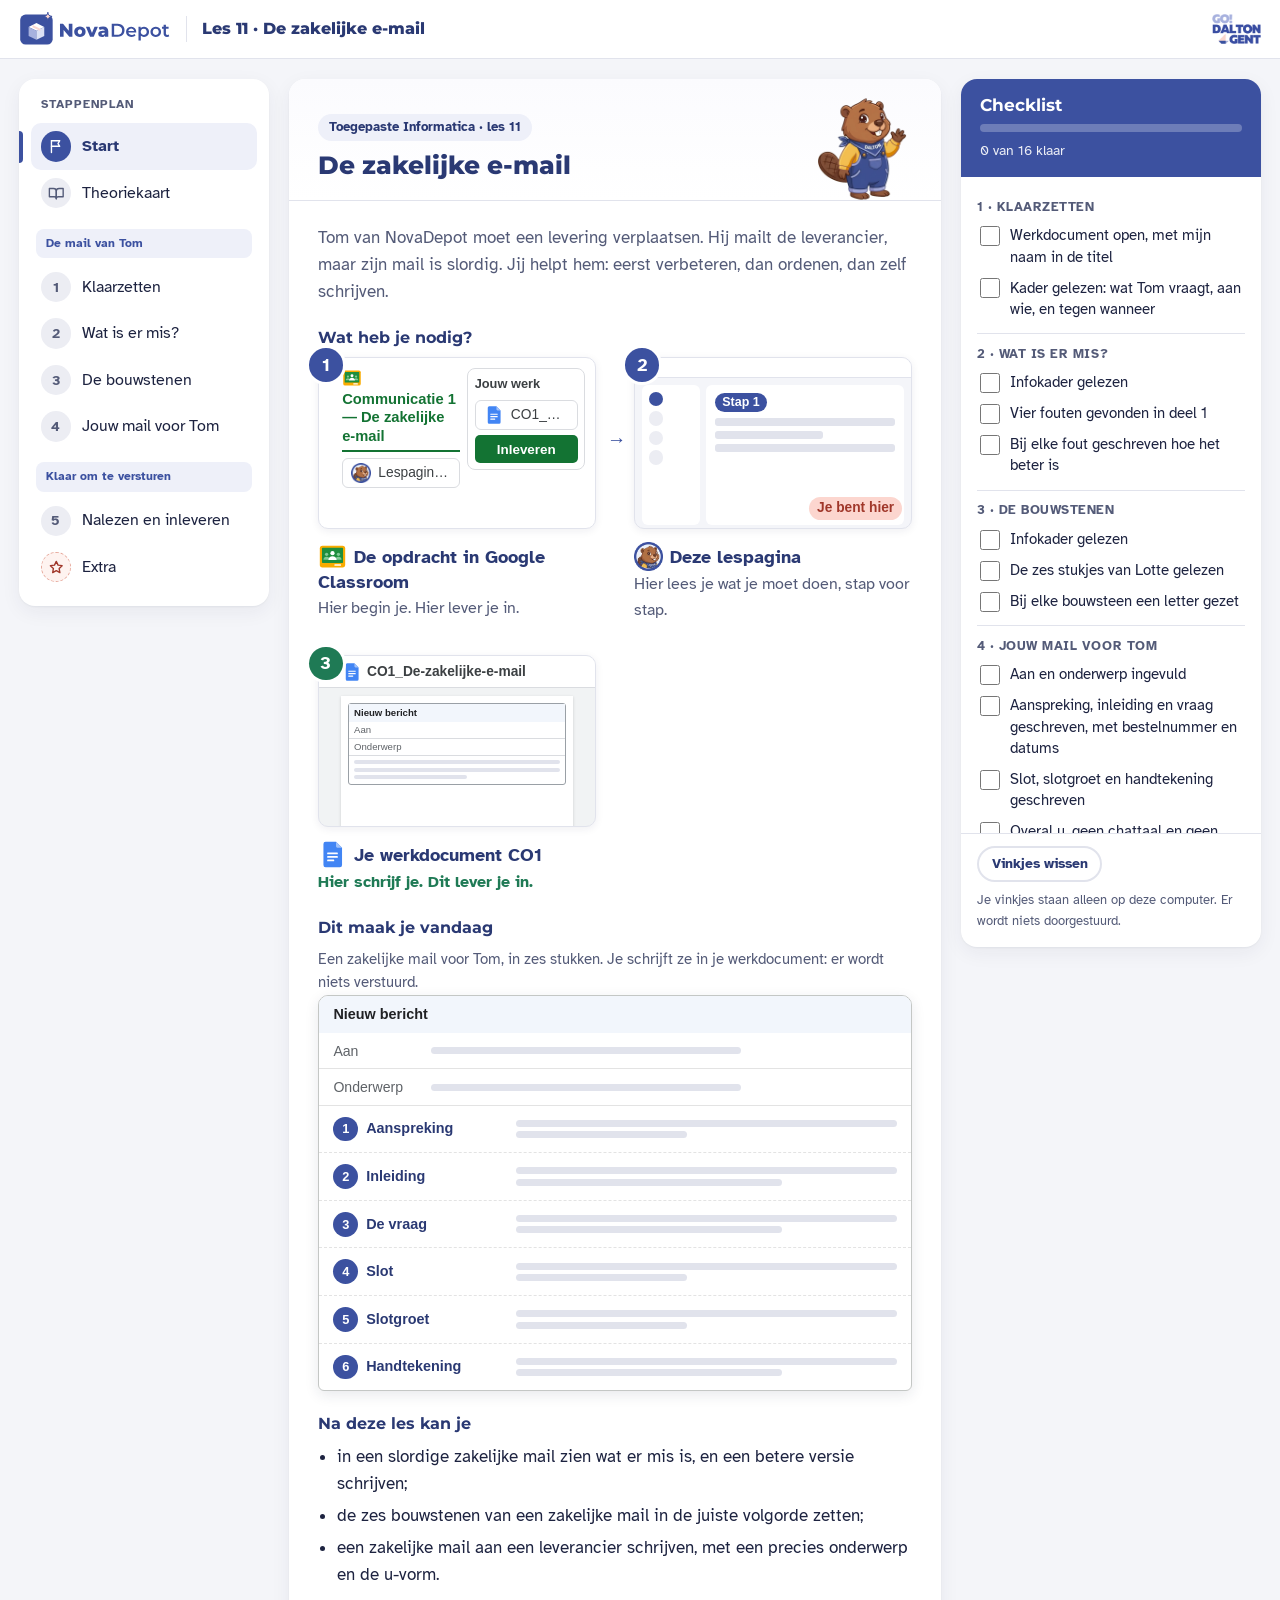
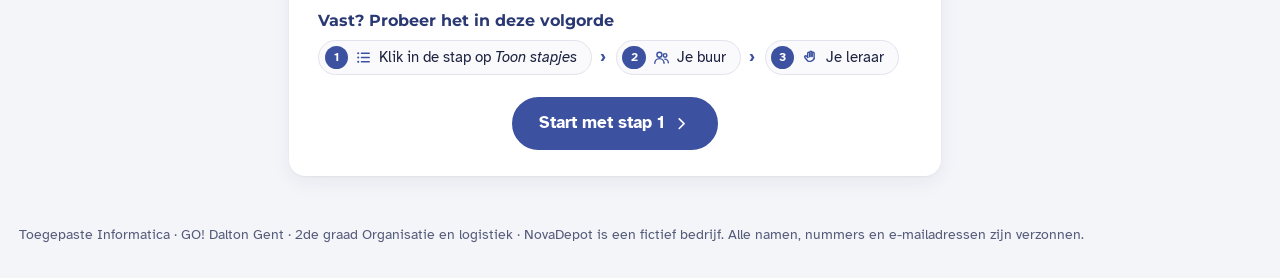
<file: index.html>
<!DOCTYPE html>
<html lang="nl-BE">
<head>
  <meta charset="UTF-8">
  <meta name="viewport" content="width=device-width, initial-scale=1">
  <title>Lespagina · Les 11 · De zakelijke e-mail · NovaDepot</title>
  <link rel="icon" href="assets/logos/lespagina-icon.png" type="image/png">
  <link rel="stylesheet" href="css/style.css">
</head>
<body data-storage="novadepot_mail_v1_" data-modus-start="kort" data-laatste-stap="5" data-ai-hulp="uit">

<!-- Pictogrammen: eenvoudige lijntekeningen, eigen werk. Gebruik: een svg met class "ic" en daarin use met href naar het symbool. -->
<svg xmlns="http://www.w3.org/2000/svg" style="display:none">
  <symbol id="i-flag" viewBox="0 0 24 24"><path d="M5 21V4"/><path d="M5 4h12l-2.5 4 2.5 4H5"/></symbol>
  <symbol id="i-book" viewBox="0 0 24 24"><path d="M2 5h6a4 4 0 0 1 4 4v11a3 3 0 0 0-3-3H2z"/><path d="M22 5h-6a4 4 0 0 0-4 4v11a3 3 0 0 1 3-3h7z"/></symbol>
  <symbol id="i-check" viewBox="0 0 24 24"><path d="M5 12.5l4.5 4.5L19 7.5"/></symbol>
  <symbol id="i-check-circle" viewBox="0 0 24 24"><circle cx="12" cy="12" r="9"/><path d="M8 12.5l2.7 2.7L16 10"/></symbol>
  <symbol id="i-list" viewBox="0 0 24 24"><path d="M9 6h11M9 12h11M9 18h11"/><path d="M4.5 6h.01M4.5 12h.01M4.5 18h.01" stroke-width="3"/></symbol>
  <symbol id="i-bulb" viewBox="0 0 24 24"><path d="M9 18h6M10 21h4"/><path d="M12 3a6 6 0 0 0-4 10.5c.7.7 1 1.5 1 2.5h6c0-1 .3-1.8 1-2.5A6 6 0 0 0 12 3z"/></symbol>
  <symbol id="i-alert" viewBox="0 0 24 24"><path d="M12 3.5l9.5 17h-19z"/><path d="M12 10v4.5M12 17.5h.01"/></symbol>
  <symbol id="i-help" viewBox="0 0 24 24"><circle cx="12" cy="12" r="9"/><path d="M9.6 9.3a2.5 2.5 0 1 1 3.4 2.5c-.6.3-1 .8-1 1.5v.4M12 17h.01"/></symbol>
  <symbol id="i-monitor" viewBox="0 0 24 24"><rect x="3" y="4" width="18" height="12" rx="2"/><path d="M8 20h8M12 16v4"/></symbol>
  <symbol id="i-folder" viewBox="0 0 24 24"><path d="M3 6.5A1.5 1.5 0 0 1 4.5 5H9l2 2h8.5A1.5 1.5 0 0 1 21 8.5v10a1.5 1.5 0 0 1-1.5 1.5h-15A1.5 1.5 0 0 1 3 18.5z"/></symbol>
  <symbol id="i-doc" viewBox="0 0 24 24"><path d="M6 3h8l4 4v14H6z"/><path d="M14 3v4h4M9 12h6M9 16h6"/></symbol>
  <symbol id="i-download" viewBox="0 0 24 24"><path d="M12 3v12M7 10l5 5 5-5M4 20h16"/></symbol>
  <symbol id="i-send" viewBox="0 0 24 24"><path d="M12 15V3M7 8l5-5 5 5"/><path d="M4 14v6h16v-6"/></symbol>
  <symbol id="i-pen" viewBox="0 0 24 24"><path d="M4 20h4L19 9l-4-4L4 16z"/><path d="M13 7l4 4"/></symbol>
  <symbol id="i-layers" viewBox="0 0 24 24"><path d="M12 3l9 5-9 5-9-5z"/><path d="M3 13l9 5 9-5"/></symbol>
  <symbol id="i-chat" viewBox="0 0 24 24"><path d="M4 5h16v11H9l-5 4z"/></symbol>
  <symbol id="i-star" viewBox="0 0 24 24"><path d="M12 3.5l2.6 5.4 5.9.8-4.3 4.1 1 5.9L12 16.9l-5.2 2.8 1-5.9-4.3-4.1 5.9-.8z"/></symbol>
  <symbol id="i-link" viewBox="0 0 24 24"><path d="M10 14a4 4 0 0 0 5.7 0l3-3a4 4 0 0 0-5.7-5.7l-1 1"/><path d="M14 10a4 4 0 0 0-5.7 0l-3 3a4 4 0 0 0 5.7 5.7l1-1"/></symbol>
  <symbol id="i-spark" viewBox="0 0 24 24"><path d="M11 3l1.9 5.1L18 10l-5.1 1.9L11 17l-1.9-5.1L4 10l5.1-1.9z"/><path d="M18.5 14.5l.8 2.2 2.2.8-2.2.8-.8 2.2-.8-2.2-2.2-.8 2.2-.8z"/></symbol>
  <symbol id="i-hand" viewBox="0 0 24 24"><path d="M8 12V6a1.5 1.5 0 0 1 3 0v5"/><path d="M11 10.5V4.5a1.5 1.5 0 0 1 3 0v6"/><path d="M14 10.5V6a1.5 1.5 0 0 1 3 0v7.5"/><path d="M8 11.5l-1.5-1.5a1.6 1.6 0 0 0-2.3 2.3l3.6 4.2A6.5 6.5 0 0 0 17 13.5"/></symbol>
  <symbol id="i-users" viewBox="0 0 24 24"><circle cx="9" cy="8" r="3.5"/><path d="M2.5 20a6.5 6.5 0 0 1 13 0"/><circle cx="17" cy="9" r="2.5"/><path d="M16.5 14.2a5 5 0 0 1 5 5"/></symbol>
  <symbol id="i-left" viewBox="0 0 24 24"><path d="M15 6l-6 6 6 6"/></symbol>
  <symbol id="i-right" viewBox="0 0 24 24"><path d="M9 6l6 6-6 6"/></symbol>
  <symbol id="i-calendar" viewBox="0 0 24 24"><rect x="3.5" y="5" width="17" height="15" rx="2"/><path d="M8 3v4M16 3v4M3.5 10h17"/></symbol>
  <symbol id="i-hash" viewBox="0 0 24 24"><path d="M9.5 4L7.5 20M16.5 4l-2 16M4 9h16M3.5 15h16"/></symbol>
  <symbol id="i-sort" viewBox="0 0 24 24"><path d="M4 7h9M4 12h6M4 17h3"/><path d="M17 5v14M14 16l3 3 3-3"/></symbol>
  <symbol id="i-info" viewBox="0 0 24 24"><circle cx="12" cy="12" r="9"/><path d="M12 11v5.5M12 7.6h.01"/></symbol>
  <symbol id="i-lock" viewBox="0 0 24 24"><rect x="5" y="11" width="14" height="9" rx="2"/><path d="M8 11V8a4 4 0 0 1 8 0v3"/></symbol>
  <symbol id="i-mail" viewBox="0 0 24 24"><rect x="3" y="5" width="18" height="14" rx="2"/><path d="M3.5 7l8.5 6 8.5-6"/></symbol>
</svg>

<div class="teacher-banner">Leraarweergave: de roze kaders tonen waar je een screenshot kan plaatsen. Leerlingen zien die kaders niet.</div>

<header class="topbar">
  <div class="topbar-inner">
    <a class="brand" href="index.html" title="Naar het begin van de les">
      <img src="assets/novadepot-logo.svg" alt="NovaDepot">
      <span class="brand-lesson">Les 11 · De zakelijke e-mail</span>
    </a>
    <span class="topbar-spacer"></span>
    <img class="dalton-mark" src="assets/dalton-gent-logo.png" alt="GO! Dalton Gent">
  </div>
</header>

<div class="layout">

  <!-- ============ LINKS: de route ============ -->
  <nav class="route" aria-label="Stappenplan">
    <p class="route-title">Stappenplan</p>
    <button class="nav-btn" type="button" data-step="start"><span class="nav-num"><svg class="ic" aria-hidden="true"><use href="#i-flag"/></svg></span><span class="nav-lbl">Start</span></button>
    <button class="nav-btn" type="button" data-step="theorie"><span class="nav-num"><svg class="ic" aria-hidden="true"><use href="#i-book"/></svg></span><span class="nav-lbl">Theoriekaart</span></button>

    <p class="route-group">De mail van Tom</p>
    <button class="nav-btn" type="button" data-step="1"><span class="nav-num"><span class="nav-n">1</span><svg class="ic nav-check" aria-hidden="true"><use href="#i-check"/></svg></span><span class="nav-lbl">Klaarzetten</span></button>
    <button class="nav-btn" type="button" data-step="2"><span class="nav-num"><span class="nav-n">2</span><svg class="ic nav-check" aria-hidden="true"><use href="#i-check"/></svg></span><span class="nav-lbl">Wat is er mis?</span></button>
    <button class="nav-btn" type="button" data-step="3"><span class="nav-num"><span class="nav-n">3</span><svg class="ic nav-check" aria-hidden="true"><use href="#i-check"/></svg></span><span class="nav-lbl">De bouwstenen</span></button>
    <button class="nav-btn" type="button" data-step="4"><span class="nav-num"><span class="nav-n">4</span><svg class="ic nav-check" aria-hidden="true"><use href="#i-check"/></svg></span><span class="nav-lbl">Jouw mail voor Tom</span></button>

    <p class="route-group">Klaar om te versturen</p>
    <button class="nav-btn" type="button" data-step="5"><span class="nav-num"><span class="nav-n">5</span><svg class="ic nav-check" aria-hidden="true"><use href="#i-check"/></svg></span><span class="nav-lbl">Nalezen en inleveren</span></button>
    <button class="nav-btn extra" type="button" data-step="extra"><span class="nav-num"><svg class="ic" aria-hidden="true"><use href="#i-star"/></svg></span><span class="nav-lbl">Extra</span></button>
  </nav>

  <!-- ============ MIDDEN: één stap tegelijk ============ -->
  <main id="main">

    <!-- ===== START ===== -->
    <section class="pane" id="pane-start" aria-labelledby="h-start">
      <article class="card">
        <header class="card-head met-mascotte">
          <div>
            <div class="tags"><span class="tag tag-where">Toegepaste Informatica · les 11</span></div>
            <h1 id="h-start">De zakelijke e-mail</h1>
          </div>
          <img class="mascotte-kop" src="assets/mascotte/dalton_welkom.webp" alt="" width="120" height="120">
        </header>
        <div class="card-body">
          <p class="intro">Tom van NovaDepot moet een levering verplaatsen. Hij mailt de leverancier, maar zijn mail is slordig. Jij helpt hem: eerst verbeteren, dan ordenen, dan zelf schrijven.</p>

          <h2 class="sec">Wat heb je nodig?</h2>
          <ol class="nodig">
            <li class="nodig-item">
              <div class="mock mock-opdracht" aria-hidden="true">
                <div class="mo-midden">
                  <div class="mo-titel"><img class="logo" src="assets/logos/classroom.svg" alt="">Communicatie 1 — De zakelijke e-mail</div>
                  <div class="mo-chip"><img class="logo" src="assets/logos/lespagina.webp" alt=""><span>Lespagina · Les 11</span></div>
                </div>
                <div class="mo-werk">
                  <div class="mo-werk-kop">Jouw werk</div>
                  <div class="mo-chip"><img class="logo" src="assets/logos/docs.svg" alt=""><span>CO1_De-zakelijke-e-mail</span></div>
                  <div class="mo-knop">Inleveren</div>
                </div>
              </div>
              <p class="nodig-naam"><img class="logo" src="assets/logos/classroom.svg" alt="">De opdracht in Google Classroom</p>
              <p class="nodig-uitleg">Hier begin je. Hier lever je in.</p>
            </li>
            <li class="nodig-item">
              <div class="mock mock-lespagina" aria-hidden="true">
                <div class="ml-balk"></div>
                <div class="ml-midden">
                  <div class="ml-route"><span></span><span></span><span></span><span></span></div>
                  <div class="ml-stap"><span class="ml-tag">Stap 1</span><span class="ml-lijn"></span><span class="ml-lijn kort"></span><span class="ml-lijn"></span></div>
                </div>
                <div class="ml-hier">Je bent hier</div>
              </div>
              <p class="nodig-naam"><img class="logo" src="assets/logos/lespagina.webp" alt="">Deze lespagina</p>
              <p class="nodig-uitleg">Hier lees je wat je moet doen, stap voor stap.</p>
            </li>
            <li class="nodig-item inleveren">
              <div class="mock mock-werkdocument" aria-hidden="true">
                <div class="mw-balk"><img class="logo" src="assets/logos/docs.svg" alt="">CO1_De-zakelijke-e-mail</div>
                <div class="mw-blad"><div class="mw-venster"><div class="mw-kop">Nieuw bericht</div><div class="mw-veld">Aan</div><div class="mw-veld">Onderwerp</div><div class="mw-tekst"><span></span><span></span><span class="kort"></span></div></div></div>
              </div>
              <p class="nodig-naam"><img class="logo" src="assets/logos/docs.svg" alt="">Je werkdocument CO1</p>
              <p class="nodig-uitleg">Hier schrijf je. Dit lever je in.</p>
            </li>
          </ol>

          <h2 class="sec">Dit maak je vandaag</h2>
          <p class="nodig-noot" style="margin-top:0">Een zakelijke mail voor Tom, in zes stukken. Je schrijft ze in je werkdocument: er wordt niets verstuurd.</p>
          <div class="mailbouw" role="img" aria-label="Tekening van de mail die je maakt: een venster Nieuw bericht met Aan en Onderwerp, en zes stukken met een naam en balkjes: aanspreking, inleiding, de vraag, slot, slotgroet, handtekening."><div class="mb-kop">Nieuw bericht</div><div class="mb-veld"><span class="mb-lbl">Aan</span><i></i></div><div class="mb-veld"><span class="mb-lbl">Onderwerp</span><i></i></div><div class="mb-rij"><span class="mb-naam"><b>1</b>Aanspreking</span><span class="mb-balk"><i></i><i class="kort"></i></span></div><div class="mb-rij"><span class="mb-naam"><b>2</b>Inleiding</span><span class="mb-balk"><i></i><i class="mid"></i></span></div><div class="mb-rij"><span class="mb-naam"><b>3</b>De vraag</span><span class="mb-balk"><i></i><i class="mid"></i></span></div><div class="mb-rij"><span class="mb-naam"><b>4</b>Slot</span><span class="mb-balk"><i></i><i class="kort"></i></span></div><div class="mb-rij"><span class="mb-naam"><b>5</b>Slotgroet</span><span class="mb-balk"><i></i><i class="kort"></i></span></div><div class="mb-rij"><span class="mb-naam"><b>6</b>Handtekening</span><span class="mb-balk"><i></i><i class="mid"></i></span></div></div>

          <h2 class="sec">Na deze les kan je</h2>
          <ul class="doelen">
            <li>in een slordige zakelijke mail zien wat er mis is, en een betere versie schrijven;</li>
            <li>de zes bouwstenen van een zakelijke mail in de juiste volgorde zetten;</li>
            <li>een zakelijke mail aan een leverancier schrijven, met een precies onderwerp en de u-vorm.</li>
          </ul>

          <h2 class="sec">Vast? Probeer het in deze volgorde</h2>
          <ol class="vast">
            <li><svg class="ic" aria-hidden="true"><use href="#i-list"/></svg><span>Klik in de stap op <em>Toon stapjes</em></span></li>
            <li><svg class="ic" aria-hidden="true"><use href="#i-users"/></svg><span>Je buur</span></li>
            <li class="ai-hulp"><svg class="ic" aria-hidden="true"><use href="#i-spark"/></svg><span>AI-hulp in de opdracht</span></li>
            <li><svg class="ic" aria-hidden="true"><use href="#i-hand"/></svg><span>Je leraar</span></li>
          </ol>

          <p class="start-cta"><button class="btn btn-primary" type="button" data-goto="1">Start met stap 1 <svg class="ic" aria-hidden="true"><use href="#i-right"/></svg></button></p>
        </div>
      </article>
    </section>

    <!-- ===== THEORIEKAART ===== -->
    <section class="pane" id="pane-theorie" aria-labelledby="h-theorie">
      <article class="card">
        <header class="card-head">
          <div class="tags"><span class="tag tag-where">Spiekbriefje</span></div>
          <h2 id="h-theorie">Theoriekaart</h2>
        </header>
        <div class="card-body">
          <p class="intro">Alles op één plek. Kom hier terug als je iets niet meer weet.</p>

          <div class="t-grid">
            <section class="t-card">
              <h3><svg class="ic" aria-hidden="true"><use href="#i-layers"/></svg>Zo werkt elke les</h3>
              <ul>
                <li>Je start in Classroom, bij de opdracht van vandaag.</li>
                <li>In de opdracht staan de lespagina en je werkdocument.</li>
                <li>Klaar? Doe de zelftest in de laatste stap. Dan zie je hoe je inlevert.</li>
              </ul>
            </section>
            <section class="t-card">
              <h3><svg class="ic" aria-hidden="true"><use href="#i-mail"/></svg>De zes bouwstenen</h3>
              <ol>
                <li><strong>Aanspreking</strong></li>
                <li><strong>Inleiding</strong>: wie ben je, waarover mail je?</li>
                <li><strong>De vraag</strong>: wat, wanneer en waarom?</li>
                <li><strong>Slot</strong>: tegen wanneer, en bedanken</li>
                <li><strong>Slotgroet</strong></li>
                <li><strong>Handtekening</strong></li>
              </ol>
            </section>
            <section class="t-card">
              <h3><svg class="ic" aria-hidden="true"><use href="#i-hash"/></svg>Het onderwerp</h3>
              <ul>
                <li>Vul <strong>altijd</strong> een onderwerp in: de lezer ziet meteen waarover de mail gaat.</li>
                <li>Maak het precies: niet <em>Vraagje</em>, maar <em>Vraag over factuur 2026-112</em>.</li>
                <li>Een nummer helpt: zo vindt de ontvanger het juiste dossier.</li>
              </ul>
            </section>
            <section class="t-card">
              <h3><svg class="ic" aria-hidden="true"><use href="#i-users"/></svg>De aanspreking en <em>u</em></h3>
              <ul>
                <li>Aan iemand die je niet kent: <em>Beste mevrouw Verhoeven,</em> of <em>Beste meneer Janssens,</em> met een komma na de naam.</li>
                <li>Alleen <em>Beste,</em> klinkt onpersoonlijk. <em>Hey</em> past niet.</li>
                <li>Schrijf overal <strong>u</strong> en <strong>uw</strong>, met een kleine letter. Meng <em>u</em> en <em>je</em> nooit.</li>
              </ul>
            </section>
            <section class="t-card">
              <h3><svg class="ic" aria-hidden="true"><use href="#i-calendar"/></svg>Een vraag aan een leverancier</h3>
              <ul>
                <li>Welke bestelling? Schrijf het <strong>bestelnummer</strong>.</li>
                <li>Welke datum was afgesproken?</li>
                <li>Waarom lukt het niet? Kort en rustig.</li>
                <li>Welke <strong>nieuwe datum</strong> stel je voor?</li>
                <li>Tegen wanneer heb je een antwoord nodig?</li>
              </ul>
            </section>
            <section class="t-card">
              <h3><svg class="ic" aria-hidden="true"><use href="#i-check-circle"/></svg>Slot en slotgroet</h3>
              <ul>
                <li>Zeg <strong>tegen wanneer</strong> je een antwoord nodig hebt. Je mag de lezer vooraf bedanken.</li>
                <li>Een slotgroet zoals <em>Met vriendelijke groeten,</em> zonder afkorting zoals <em>mvg</em> of <em>gr</em>.</li>
                <li>Heb je na de aanspreking een komma gezet? Zet er dan ook een na de slotgroet.</li>
              </ul>
            </section>
            <section class="t-card">
              <h3><svg class="ic" aria-hidden="true"><use href="#i-pen"/></svg>De handtekening</h3>
              <ul>
                <li>Onder je slotgroet staat je <strong>naam</strong>.</li>
                <li>Daaronder je <strong>functie</strong>, het <strong>bedrijf</strong> en hoe ze je bereiken: een telefoon of een toestelnummer.</li>
              </ul>
            </section>
            <section class="t-card">
              <h3><svg class="ic" aria-hidden="true"><use href="#i-alert"/></svg>Zo niet</h3>
              <ul>
                <li>Geen HOOFDLETTERS: die lezen als roepen.</li>
                <li>Geen uitroeptekens in rij en geen emoji's.</li>
                <li>Geen afkortingen: <em>thx</em>, <em>asap</em>, <em>mvg</em>.</li>
                <li>Geen boze of emotionele mail, ook als er iets misloopt.</li>
              </ul>
            </section>
            <section class="t-card wide">
              <h3><svg class="ic" aria-hidden="true"><use href="#i-chat"/></svg>Woorden</h3>
              <table class="t-rows">
                <tr><th>onderwerp</th><td>de korte titel van je mail: waarover gaat het?</td></tr>
                <tr><th>aanspreking</th><td>de eerste regel van de mail, met de naam van de lezer</td></tr>
                <tr><th>slotgroet</th><td>de afsluiting van de mail</td></tr>
                <tr><th>handtekening</th><td>je gegevens onderaan de mail: naam, functie, bedrijf</td></tr>
                <tr><th>formeel</th><td>beleefd en met afstand, zoals tegen iemand die je niet kent</td></tr>
                <tr><th>leverancier</th><td>het bedrijf dat jou goederen levert</td></tr>
                <tr><th>bestelnummer</th><td>het nummer van een bestelling: zo vindt de leverancier het dossier</td></tr>
              </table>
            </section>

            <section class="t-card wide warn">
              <h3><svg class="ic" aria-hidden="true"><use href="#i-alert"/></svg>Veelgemaakte fouten</h3>
              <ul>
                <li>Geen onderwerp, of een vaag onderwerp zoals <em>Vraagje</em>.</li>
                <li>Geen bestelnummer of geen datum: de leverancier weet niet welke levering het is.</li>
                <li><em>Later leveren</em> zeggen in plaats van een nieuwe datum voor te stellen.</li>
                <li><em>Hey</em> of <em>Hallo</em> aan iemand die je niet kent, of <em>u</em> en <em>je</em> door elkaar.</li>
                <li>Een overdreven reden met uitroeptekens, of een eisende toon.</li>
                <li>Beginnen met <em>Ik</em>.</li>
                <li>Geen handtekening, of alleen een voornaam.</li>
              </ul>
            </section>
          </div>
        </div>
      </article>
    </section>

    <!-- ===== STAP 1 ===== -->
    <section class="pane" id="pane-1" aria-labelledby="h-1">
      <article class="card">
        <header class="card-head">
          <div class="tags"><span class="tag tag-step">Stap 1</span><span class="tag tag-where"><img class="logo" src="assets/logos/docs.svg" alt=""> Werkdocument</span></div>
            <h2 id="h-1">Klaarzetten</h2>
        </header>
        <div class="card-body">
          <p class="intro">Je opent je werkdocument en leest wat Tom vraagt.</p>
          <div class="todo-box">
            <div class="todo-head"><h3><svg class="ic" aria-hidden="true"><use href="#i-list"/></svg> Wat moet je doen?</h3></div>
            <ol class="doe">
<li><details class="stapjes" open><summary><span class="doe-tekst">Open je werkdocument <strong>CO1_De-zakelijke-e-mail</strong>.</span><span class="stapjes-knop" aria-hidden="true"></span></summary>
<ol class="klein">
<li><p>Kijk in je opdracht in <strong class="met-logo"><img class="logo" src="assets/logos/classroom.svg" alt="">Google Classroom</strong> rechts, bij <strong>Jouw werk</strong>.</p><div class="mock mock-opdracht mini-mock" role="img" aria-label="Tekening van de opdracht in Google Classroom. Rechts het vak Jouw werk, in een rood kader."><div class="mo-midden"><div class="mo-titel"><img class="logo" src="assets/logos/classroom.svg" alt="">Communicatie 1 — De zakelijke e-mail</div><div class="mo-chip"><img class="logo" src="assets/logos/lespagina.webp" alt=""><span>Lespagina · Les 11</span></div></div><div class="mo-werk wijs"><div class="mo-werk-kop">Jouw werk</div><div class="mo-chip"><img class="logo" src="assets/logos/docs.svg" alt=""><span>CO1_De-zakelijke-e-mail</span></div><div class="mo-knop">Inleveren</div></div></div></li>
<li><p>Klik op <strong>CO1_De-zakelijke-e-mail</strong>. Jouw naam staat in de titel.</p><div class="mock mock-opdracht mini-mock" role="img" aria-label="Tekening van de opdracht. Bij Jouw werk staat het werkdocument CO1 in een rood kader."><div class="mo-midden"><div class="mo-titel"><img class="logo" src="assets/logos/classroom.svg" alt="">Communicatie 1 — De zakelijke e-mail</div><div class="mo-chip"><img class="logo" src="assets/logos/lespagina.webp" alt=""><span>Lespagina · Les 11</span></div></div><div class="mo-werk"><div class="mo-werk-kop">Jouw werk</div><div class="mo-chip wijs"><img class="logo" src="assets/logos/docs.svg" alt=""><span>CO1_De-zakelijke-e-mail</span></div><div class="mo-knop">Inleveren</div></div></div></li>
</ol>
</details></li>
<li><span class="doe-tekst">Lees het kader bovenaan je werkdocument: wat moet Tom vragen, aan wie, en tegen wanneer?</span><span class="sub">Je gebruikt de feiten in de volgende stappen.</span></li>
            </ol>
          </div>
          <div class="tip"><svg class="ic" aria-hidden="true"><use href="#i-bulb"/></svg><p><strong>Staat jouw naam niet in de titel?</strong> Dan opende je niet je eigen kopie. Klik in je opdracht rechts, bij <em>Jouw werk</em>.</p></div>
        </div>
        <footer class="card-nav">
  <button class="btn" type="button" data-goto="start"><svg class="ic" aria-hidden="true"><use href="#i-left"/></svg> Start</button>
  <button class="btn btn-primary" type="button" data-goto="2">Stap 2 <svg class="ic" aria-hidden="true"><use href="#i-right"/></svg></button>
</footer>
      </article>
    </section>

    <!-- ===== STAP 2 ===== -->
    <section class="pane" id="pane-2" aria-labelledby="h-2">
      <article class="card">
        <header class="card-head">
          <div class="tags"><span class="tag tag-step">Stap 2</span><span class="tag tag-where"><img class="logo" src="assets/logos/docs.svg" alt=""> Werkdocument, deel 1</span></div>
            <h2 id="h-2">Wat is er mis?</h2>
        </header>
        <div class="card-body">
          <p class="intro">Tom schreef al een mail, maar ze is slordig. Jij zoekt vier fouten en schrijft erbij hoe het beter is.</p>
          <div class="todo-box">
            <div class="todo-head"><h3><svg class="ic" aria-hidden="true"><use href="#i-list"/></svg> Wat moet je doen?</h3></div>
            <ol class="doe">
<li><details class="stapjes" open><summary><span class="doe-tekst">Lees de mail van <strong>Tom</strong> in deel 1.</span><span class="stapjes-knop" aria-hidden="true"></span></summary>
<ol class="klein">
<li><p>Zo staat de mail van Tom in je werkdocument. Hij is nog niet verstuurd.<span class="sub">Lees hem één keer rustig. Wat valt je op?</span></p><div class="mail mini-mail" role="group" aria-label="De mail van Tom, zoals hij in deel 1 staat"><div class="mail-kop">Nieuw bericht</div><div class="mail-veld"><span class="mail-lbl">Aan</span><span>verkoop@demelkkan.example</span></div><div class="mail-veld"><span class="mail-lbl">Onderwerp</span><span class="mail-leeg">(leeg)</span></div><div class="mail-tekst"><p>hey,</p><p>ik ben tom van novadepot. kunnen jullie de levering later doen want onze koelcel is kapot!!! &#128517;</p><p>laat iets weten asap</p><p>thx</p><p>tom</p></div></div></li>
</ol>
</details></li>
<li><span class="doe-tekst">Lees het infokader hieronder.</span><span class="sub">Zo schrijf je zakelijk: wat wel en wat niet.</span></li>
<li><details class="stapjes" open><summary><span class="doe-tekst">Vul de tabel van <strong>deel 1</strong> in: vier fouten.</span><span class="stapjes-knop" aria-hidden="true"></span></summary>
<ol class="klein">
<li><p>Kijk naar rij 1. Die is al ingevuld: dat deden we samen.</p><table class="teken-wd" role="img" aria-label="Tekening van de tabel in deel 1. Rij 1 is al ingevuld, rij 2 heeft twee lichtblauwe vakken."><tr><th>Wat is er mis?</th><th>Zo is het beter</th></tr><tr><td class="grijs">Het onderwerp is leeg: Kim Wouters ziet niet waarover de mail gaat.</td><td class="grijs">Levering bestelling 2026-0418 verplaatsen naar vrijdag 30 oktober</td></tr><tr><td class="vak breed"></td><td class="vak breed"></td></tr></table></li>
<li><p>Zoek een fout in de mail van Tom. Typ ze in het lichtblauwe vak bij <strong>Wat is er mis?</strong></p><table class="teken-wd" role="img" aria-label="Tekening van de tabel in deel 1. Het lichtblauwe vak bij Wat is er mis? in rij 2 staat in een rood kader."><tr><th>Wat is er mis?</th><th>Zo is het beter</th></tr><tr><td class="grijs">Het onderwerp is leeg: Kim Wouters ziet niet waarover de mail gaat.</td><td class="grijs">Levering bestelling 2026-0418 verplaatsen naar vrijdag 30 oktober</td></tr><tr><td class="vak breed wijs"></td><td class="vak breed"></td></tr></table></li>
<li><p>Typ in het vak ernaast hoe het <strong>beter</strong> is.</p><table class="teken-wd" role="img" aria-label="Tekening van de tabel in deel 1. Het lichtblauwe vak bij Zo is het beter in rij 2 staat in een rood kader."><tr><th>Wat is er mis?</th><th>Zo is het beter</th></tr><tr><td class="grijs">Het onderwerp is leeg: Kim Wouters ziet niet waarover de mail gaat.</td><td class="grijs">Levering bestelling 2026-0418 verplaatsen naar vrijdag 30 oktober</td></tr><tr><td class="vak breed"></td><td class="vak breed wijs"></td></tr></table></li>
<li><p>Doe hetzelfde in rij 3, 4 en 5.<span class="sub">Dan heb je vier fouten gevonden.</span></p></li>
</ol>
</details></li>
            </ol>
          </div>
<div class="info" role="group" aria-labelledby="info-zakelijk">
  <div class="info-kop"><svg class="ic" aria-hidden="true"><use href="#i-info"/></svg><span class="info-soort">Info</span><h3 id="info-zakelijk">Zo schrijf je zakelijk</h3><span class="info-bij">bij deel 1</span></div>
  <div class="info-body">
          <ul>
            <li>Een <strong>precies onderwerp</strong>: waarover gaat de mail? Welke bestelling, en wat vraag je?</li>
            <li>Aan iemand die je niet kent: <em>Beste mevrouw …,</em> of <em>Beste meneer …,</em>, met de familienaam.</li>
            <li>Schrijf overal <strong>u</strong>, niet <em>je</em> of <em>jullie</em>.</li>
            <li>Begin niet met <em>ik</em>. Schrijf bijvoorbeeld <em>Mijn naam is …</em></li>
            <li>Zeg welke bestelling het is en welke datum.</li>
            <li>Geen HOOFDLETTERS: die lezen als roepen. Geen uitroeptekens in rij, geen emoji's.</li>
            <li>Geen afkortingen zoals <em>mvg</em>, <em>thx</em> of <em>asap</em>.</li>
            <li>Blijf rustig en zakelijk, ook als er iets misloopt.</li>
            <li>Sluit af met een slotgroet en je naam.</li>
          </ul>
  </div>
</div>
          <div class="tip"><svg class="ic" aria-hidden="true"><use href="#i-bulb"/></svg><p><strong>Vind je meer dan vier fouten?</strong> Kies de vier die je het belangrijkst vindt.</p></div>
        </div>
        <footer class="card-nav">
  <button class="btn" type="button" data-goto="1"><svg class="ic" aria-hidden="true"><use href="#i-left"/></svg> Stap 1</button>
  <button class="btn btn-primary" type="button" data-goto="3">Stap 3 <svg class="ic" aria-hidden="true"><use href="#i-right"/></svg></button>
</footer>
      </article>
    </section>

    <!-- ===== STAP 3 ===== -->
    <section class="pane" id="pane-3" aria-labelledby="h-3">
      <article class="card">
        <header class="card-head">
          <div class="tags"><span class="tag tag-step">Stap 3</span><span class="tag tag-where"><img class="logo" src="assets/logos/docs.svg" alt=""> Werkdocument, deel 2</span></div>
            <h2 id="h-3">De bouwstenen</h2>
        </header>
        <div class="card-body">
          <p class="intro">Een goede zakelijke mail heeft zes bouwstenen, altijd in dezelfde volgorde. Jij zet de stukjes van de mail van Lotte in de juiste volgorde.</p>
          <div class="todo-box">
            <div class="todo-head"><h3><svg class="ic" aria-hidden="true"><use href="#i-list"/></svg> Wat moet je doen?</h3></div>
            <ol class="doe">
<li><span class="doe-tekst">Lees het infokader hieronder.</span><span class="sub">Daar staan de zes bouwstenen van een zakelijke mail.</span></li>
<li><details class="stapjes" open><summary><span class="doe-tekst">Lees de zes stukjes van de mail van <strong>Lotte</strong> (A tot F).</span><span class="stapjes-knop" aria-hidden="true"></span></summary>
<ol class="klein">
<li><p>Lotte Maes van de personeelsdienst schreef een goede mail. Haar mail staat in zes stukjes, door elkaar, in deel 2.</p><table class="teken-wd" role="img" aria-label="Tekening van de tabel met stukjes in deel 2: een letter links, een stukje van de mail rechts."><tr><th></th><th>Een stukje van de mail van Lotte</th></tr><tr><td><b>A</b></td><td class="wijs">…</td></tr><tr><td><b>B</b></td><td>…</td></tr></table></li>
</ol>
</details></li>
<li><details class="stapjes" open><summary><span class="doe-tekst">Zet bij elke bouwsteen de juiste letter.</span><span class="stapjes-knop" aria-hidden="true"></span></summary>
<ol class="klein">
<li><p>Kijk naar rij 1. Die is al ingevuld: de aanspreking is <strong>B</strong>.</p><table class="teken-wd" role="img" aria-label="Tekening van de tabel Bouwsteen en Letter in deel 2. Rij 1, Aanspreking met de letter B, is al ingevuld."><tr><th>Bouwsteen</th><th>Letter</th></tr><tr><td class="grijs">1 Aanspreking</td><td class="grijs">B</td></tr><tr><td>2 Inleiding</td><td class="vak"></td></tr></table></li>
<li><p>Typ bij rij 2 tot 6 de letter van het stukje dat daarbij past, in het lichtblauwe vak.</p><table class="teken-wd" role="img" aria-label="Tekening van de tabel Bouwsteen en Letter in deel 2. Het lichtblauwe vak bij rij 2 staat in een rood kader."><tr><th>Bouwsteen</th><th>Letter</th></tr><tr><td class="grijs">1 Aanspreking</td><td class="grijs">B</td></tr><tr><td>2 Inleiding</td><td class="vak wijs"></td></tr></table></li>
</ol>
</details></li>
            </ol>
          </div>
<div class="info" role="group" aria-labelledby="info-bouwstenen">
  <div class="info-kop"><svg class="ic" aria-hidden="true"><use href="#i-info"/></svg><span class="info-soort">Info</span><h3 id="info-bouwstenen">De zes bouwstenen</h3><span class="info-bij">bij deel 2</span></div>
  <div class="info-body">
          <p class="info-uitleg">Een zakelijke mail heeft altijd dezelfde opbouw. Het onderwerp staat boven de mail.</p>
          <div class="mailbouw" role="img" aria-label="Tekening van een mail met zes labels: 1 aanspreking, 2 inleiding, 3 de vraag, 4 slot, 5 slotgroet, 6 handtekening. Bij elk label staat een zin uitleg."><div class="mb-kop">Nieuw bericht</div><div class="mb-veld"><span class="mb-lbl">Aan</span><i></i></div><div class="mb-veld"><span class="mb-lbl">Onderwerp</span><i></i></div><div class="mb-rij"><span class="mb-naam"><b>1</b>Aanspreking</span><span class="mb-uitleg">Wie spreek je aan? Beleefd, met een naam.</span></div><div class="mb-rij"><span class="mb-naam"><b>2</b>Inleiding</span><span class="mb-uitleg">Wie ben je, en waarover mail je?</span></div><div class="mb-rij"><span class="mb-naam"><b>3</b>De vraag</span><span class="mb-uitleg">Wat vraag je, wanneer, en waarom?</span></div><div class="mb-rij"><span class="mb-naam"><b>4</b>Slot</span><span class="mb-uitleg">Tegen wanneer wil je een antwoord? Bedank.</span></div><div class="mb-rij"><span class="mb-naam"><b>5</b>Slotgroet</span><span class="mb-uitleg">Een beleefde afsluiting, zonder afkorting.</span></div><div class="mb-rij"><span class="mb-naam"><b>6</b>Handtekening</span><span class="mb-uitleg">Je naam, functie, bedrijf en hoe ze je bereiken.</span></div></div>
          <ul>
            <li>Zet een <strong>witregel</strong> tussen de aanspreking en je tekst, en tussen je tekst en de slotgroet.</li>
          </ul>
  </div>
</div>
          <div class="tip"><svg class="ic" aria-hidden="true"><use href="#i-bulb"/></svg><p><strong>Weet je niet waar te beginnen?</strong> Begin bij wat je zeker weet: de aanspreking staat bovenaan, de handtekening helemaal onderaan.</p></div>
        </div>
        <footer class="card-nav">
  <button class="btn" type="button" data-goto="2"><svg class="ic" aria-hidden="true"><use href="#i-left"/></svg> Stap 2</button>
  <button class="btn btn-primary" type="button" data-goto="4">Stap 4 <svg class="ic" aria-hidden="true"><use href="#i-right"/></svg></button>
</footer>
      </article>
    </section>

    <!-- ===== STAP 4 ===== -->
    <section class="pane" id="pane-4" aria-labelledby="h-4">
      <article class="card">
        <header class="card-head">
          <div class="tags"><span class="tag tag-step">Stap 4</span><span class="tag tag-where"><img class="logo" src="assets/logos/docs.svg" alt=""> Werkdocument, deel 3</span></div>
            <h2 id="h-4">Jouw mail voor Tom</h2>
        </header>
        <div class="card-body">
          <p class="intro">Nu schrijf jij de mail <strong>voor Tom</strong>, bouwsteen per bouwsteen. Bij elke bouwsteen staat wat je nodig hebt: schrijf er zelf zinnen mee. Tom leest de mail na en verstuurt ze zelf.</p>
          <div class="todo-box">
            <div class="todo-head"><h3><svg class="ic" aria-hidden="true"><use href="#i-list"/></svg> Wat moet je doen?</h3></div>
            <ol class="doe">
<li><details class="stapjes" open><summary><span class="doe-tekst">Vul <strong>Aan</strong> en het <strong>onderwerp</strong> in.</span><span class="stapjes-knop" aria-hidden="true"></span></summary>
<ol class="klein">
<li><p>Klik in het vak naast <strong>Aan</strong>. Typ het adres.<span class="sub">Het adres staat ook in het kader bovenaan je werkdocument, bij <em>Contactpersoon</em>.</span></p><div class="mailbouw werk" role="img" aria-label="Tekening van het venster Nieuw bericht in deel 3. Het vak naast Aan staat in een rood kader."><div class="mb-kop">Nieuw bericht</div><div class="mb-veld"><span class="mb-lbl">Aan</span><span class="mb-vak wijs"></span></div><div class="mb-veld"><span class="mb-lbl">Onderwerp</span><span class="mb-vak"></span></div><div class="mb-rij"><span class="mb-naam">Aanspreking</span><span class="mb-vak"></span></div><div class="mb-rij"><span class="mb-naam">Inleiding</span><span class="mb-vak mid"></span></div><div class="mb-rij"><span class="mb-naam">De vraag</span><span class="mb-vak groot"></span></div><div class="mb-rij"><span class="mb-naam">Slot</span><span class="mb-vak mid"></span></div><div class="mb-rij"><span class="mb-naam">Slotgroet</span><span class="mb-vak"></span></div><div class="mb-rij"><span class="mb-naam">Handtekening</span><span class="mb-vak mid"></span></div></div></li>
<li><p>Klik in het vak naast <strong>Onderwerp</strong>. Typ welke bestelling het is en wat Tom vraagt.<span class="sub">Kort: geen zin, geen groet.</span></p><div class="mailbouw werk" role="img" aria-label="Tekening van het venster Nieuw bericht in deel 3. Het vak naast Onderwerp staat in een rood kader."><div class="mb-kop">Nieuw bericht</div><div class="mb-veld"><span class="mb-lbl">Aan</span><span class="mb-vak"></span></div><div class="mb-veld"><span class="mb-lbl">Onderwerp</span><span class="mb-vak wijs"></span></div><div class="mb-rij"><span class="mb-naam">Aanspreking</span><span class="mb-vak"></span></div><div class="mb-rij"><span class="mb-naam">Inleiding</span><span class="mb-vak mid"></span></div><div class="mb-rij"><span class="mb-naam">De vraag</span><span class="mb-vak groot"></span></div><div class="mb-rij"><span class="mb-naam">Slot</span><span class="mb-vak mid"></span></div><div class="mb-rij"><span class="mb-naam">Slotgroet</span><span class="mb-vak"></span></div><div class="mb-rij"><span class="mb-naam">Handtekening</span><span class="mb-vak mid"></span></div></div></li>
</ol>
</details>
<div class="feiten" role="group" aria-label="Dit heb je nodig"><p class="feiten-kop">Aan</p><dl><dt>Adres</dt><dd>verkoop@demelkkan.example</dd></dl><p class="feiten-kop">Onderwerp</p><dl><dt>Bestelling</dt><dd>2026-0418</dd><dt>Tom vraagt</dt><dd>de levering verplaatsen</dd><dt>Nieuwe dag</dt><dd>vrijdag 30 oktober</dd><dt>Of</dt><dd>neem het onderwerp van rij 1 in deel 1</dd></dl></div></li>
<li><details class="stapjes" open><summary><span class="doe-tekst">Schrijf de <strong>aanspreking</strong> en de <strong>inleiding</strong>.</span><span class="stapjes-knop" aria-hidden="true"></span></summary>
<ol class="klein">
<li><p>Klik naast <strong>Aanspreking</strong>. Typ de aanspreking.<span class="sub">Kim Wouters kent Tom niet: dus geen <em>Hallo</em> of <em>Beste Kim</em>.</span></p><div class="mailbouw werk" role="img" aria-label="Tekening van het venster Nieuw bericht in deel 3. Het vak naast Aanspreking staat in een rood kader."><div class="mb-kop">Nieuw bericht</div><div class="mb-veld"><span class="mb-lbl">Aan</span><span class="mb-vak"></span></div><div class="mb-veld"><span class="mb-lbl">Onderwerp</span><span class="mb-vak"></span></div><div class="mb-rij"><span class="mb-naam">Aanspreking</span><span class="mb-vak wijs"></span></div><div class="mb-rij"><span class="mb-naam">Inleiding</span><span class="mb-vak mid"></span></div><div class="mb-rij"><span class="mb-naam">De vraag</span><span class="mb-vak groot"></span></div><div class="mb-rij"><span class="mb-naam">Slot</span><span class="mb-vak mid"></span></div><div class="mb-rij"><span class="mb-naam">Slotgroet</span><span class="mb-vak"></span></div><div class="mb-rij"><span class="mb-naam">Handtekening</span><span class="mb-vak mid"></span></div></div></li>
<li><p>Klik naast <strong>Inleiding</strong>. Schrijf in één of twee zinnen wie schrijft en waarover.<span class="sub">Je schrijft voor Tom. Begin niet met <em>ik</em>.</span></p><div class="mailbouw werk" role="img" aria-label="Tekening van het venster Nieuw bericht in deel 3. Het vak naast Inleiding staat in een rood kader."><div class="mb-kop">Nieuw bericht</div><div class="mb-veld"><span class="mb-lbl">Aan</span><span class="mb-vak"></span></div><div class="mb-veld"><span class="mb-lbl">Onderwerp</span><span class="mb-vak"></span></div><div class="mb-rij"><span class="mb-naam">Aanspreking</span><span class="mb-vak"></span></div><div class="mb-rij"><span class="mb-naam">Inleiding</span><span class="mb-vak mid wijs"></span></div><div class="mb-rij"><span class="mb-naam">De vraag</span><span class="mb-vak groot"></span></div><div class="mb-rij"><span class="mb-naam">Slot</span><span class="mb-vak mid"></span></div><div class="mb-rij"><span class="mb-naam">Slotgroet</span><span class="mb-vak"></span></div><div class="mb-rij"><span class="mb-naam">Handtekening</span><span class="mb-vak mid"></span></div></div></li>
</ol>
</details>
<div class="feiten" role="group" aria-label="Dit heb je nodig"><p class="feiten-kop">Aanspreking</p><dl><dt>Aan wie</dt><dd>mevrouw Kim Wouters, verkoopdienst</dd><dt>Zo schrijf je het</dt><dd><em>Beste mevrouw</em> + haar achternaam + een komma</dd></dl><p class="feiten-kop">Inleiding</p><dl><dt>Wie schrijft</dt><dd>Tom Peeters, magazijnverantwoordelijke bij NovaDepot</dd><dt>Waarover</dt><dd>bestelling 2026-0418</dd><dt>Zo begin je</dt><dd><em>Mijn naam is …</em></dd></dl></div></li>
<li><details class="stapjes" open><summary><span class="doe-tekst">Schrijf <strong>de vraag</strong>: wat was er afgesproken, waarom lukt het niet, en welke nieuwe datum stelt Tom voor?</span><span class="stapjes-knop" aria-hidden="true"></span></summary>
<ol class="klein">
<li><p>Klik naast <strong>De vraag</strong>. Schrijf eerst wat er afgesproken was en waarom dat niet lukt. Stel daarna de vraag.<span class="sub">Gebruik alle vier de feiten.</span></p><div class="mailbouw werk" role="img" aria-label="Tekening van het venster Nieuw bericht in deel 3. Het grote vak naast De vraag staat in een rood kader."><div class="mb-kop">Nieuw bericht</div><div class="mb-veld"><span class="mb-lbl">Aan</span><span class="mb-vak"></span></div><div class="mb-veld"><span class="mb-lbl">Onderwerp</span><span class="mb-vak"></span></div><div class="mb-rij"><span class="mb-naam">Aanspreking</span><span class="mb-vak"></span></div><div class="mb-rij"><span class="mb-naam">Inleiding</span><span class="mb-vak mid"></span></div><div class="mb-rij"><span class="mb-naam">De vraag</span><span class="mb-vak groot wijs"></span></div><div class="mb-rij"><span class="mb-naam">Slot</span><span class="mb-vak mid"></span></div><div class="mb-rij"><span class="mb-naam">Slotgroet</span><span class="mb-vak"></span></div><div class="mb-rij"><span class="mb-naam">Handtekening</span><span class="mb-vak mid"></span></div></div></li>
</ol>
</details>
<div class="feiten" role="group" aria-label="Dit heb je nodig"><p class="feiten-kop">De vraag</p><dl><dt>Bestelling</dt><dd>2026-0418</dd><dt>Afgesproken</dt><dd>donderdag 29 oktober, om 7.30 uur</dd><dt>Waarom niet</dt><dd>die dag krijgt de koelcel onderhoud: er kan geen zuivel binnen</dd><dt>Nieuwe datum</dt><dd>vrijdag 30 oktober, tussen 7 en 10 uur</dd><dt>Zo vraag je het</dt><dd><em>Kunt u …?</em></dd></dl></div></li>
<li><details class="stapjes" open><summary><span class="doe-tekst">Schrijf het <strong>slot</strong>: tegen wanneer heeft Tom een antwoord nodig? Bedank Kim Wouters.</span><span class="stapjes-knop" aria-hidden="true"></span></summary>
<ol class="klein">
<li><p>Klik naast <strong>Slot</strong>. Vraag een antwoord en bedank.</p><div class="mailbouw werk" role="img" aria-label="Tekening van het venster Nieuw bericht in deel 3. Het vak naast Slot staat in een rood kader."><div class="mb-kop">Nieuw bericht</div><div class="mb-veld"><span class="mb-lbl">Aan</span><span class="mb-vak"></span></div><div class="mb-veld"><span class="mb-lbl">Onderwerp</span><span class="mb-vak"></span></div><div class="mb-rij"><span class="mb-naam">Aanspreking</span><span class="mb-vak"></span></div><div class="mb-rij"><span class="mb-naam">Inleiding</span><span class="mb-vak mid"></span></div><div class="mb-rij"><span class="mb-naam">De vraag</span><span class="mb-vak groot"></span></div><div class="mb-rij"><span class="mb-naam">Slot</span><span class="mb-vak mid wijs"></span></div><div class="mb-rij"><span class="mb-naam">Slotgroet</span><span class="mb-vak"></span></div><div class="mb-rij"><span class="mb-naam">Handtekening</span><span class="mb-vak mid"></span></div></div></li>
</ol>
</details>
<div class="feiten" role="group" aria-label="Dit heb je nodig"><p class="feiten-kop">Slot</p><dl><dt>Antwoord nodig</dt><dd>tegen dinsdag 27 oktober</dd><dt>Zo begin je</dt><dd><em>Kunt u mij laten weten …?</em></dd><dt>Bedanken</dt><dd><em>Alvast …</em></dd></dl></div></li>
<li><details class="stapjes" open><summary><span class="doe-tekst">Schrijf de <strong>slotgroet</strong> en de <strong>handtekening</strong> van Tom.</span><span class="stapjes-knop" aria-hidden="true"></span></summary>
<ol class="klein">
<li><p>Klik naast <strong>Slotgroet</strong>. Typ de slotgroet, zonder afkorting.</p><div class="mailbouw werk" role="img" aria-label="Tekening van het venster Nieuw bericht in deel 3. Het vak naast Slotgroet staat in een rood kader."><div class="mb-kop">Nieuw bericht</div><div class="mb-veld"><span class="mb-lbl">Aan</span><span class="mb-vak"></span></div><div class="mb-veld"><span class="mb-lbl">Onderwerp</span><span class="mb-vak"></span></div><div class="mb-rij"><span class="mb-naam">Aanspreking</span><span class="mb-vak"></span></div><div class="mb-rij"><span class="mb-naam">Inleiding</span><span class="mb-vak mid"></span></div><div class="mb-rij"><span class="mb-naam">De vraag</span><span class="mb-vak groot"></span></div><div class="mb-rij"><span class="mb-naam">Slot</span><span class="mb-vak mid"></span></div><div class="mb-rij"><span class="mb-naam">Slotgroet</span><span class="mb-vak wijs"></span></div><div class="mb-rij"><span class="mb-naam">Handtekening</span><span class="mb-vak mid"></span></div></div></li>
<li><p>Klik naast <strong>Handtekening</strong>. Typ de vier gegevens van Tom.<span class="sub">Je schrijft voor Tom: niet je eigen naam.</span></p><div class="mailbouw werk" role="img" aria-label="Tekening van het venster Nieuw bericht in deel 3. Het vak naast Handtekening staat in een rood kader."><div class="mb-kop">Nieuw bericht</div><div class="mb-veld"><span class="mb-lbl">Aan</span><span class="mb-vak"></span></div><div class="mb-veld"><span class="mb-lbl">Onderwerp</span><span class="mb-vak"></span></div><div class="mb-rij"><span class="mb-naam">Aanspreking</span><span class="mb-vak"></span></div><div class="mb-rij"><span class="mb-naam">Inleiding</span><span class="mb-vak mid"></span></div><div class="mb-rij"><span class="mb-naam">De vraag</span><span class="mb-vak groot"></span></div><div class="mb-rij"><span class="mb-naam">Slot</span><span class="mb-vak mid"></span></div><div class="mb-rij"><span class="mb-naam">Slotgroet</span><span class="mb-vak"></span></div><div class="mb-rij"><span class="mb-naam">Handtekening</span><span class="mb-vak mid wijs"></span></div></div></li>
</ol>
</details>
<div class="feiten" role="group" aria-label="Dit heb je nodig"><p class="feiten-kop">Slotgroet</p><dl><dt>Voluit</dt><dd><em>Met vriendelijke …</em> en een komma</dd><dt>Niet</dt><dd><em>thx</em>, <em>mvg</em> of <em>grtz</em></dd></dl><p class="feiten-kop">Handtekening</p><dl><dt>Naam</dt><dd>Tom Peeters</dd><dt>Functie</dt><dd>magazijnverantwoordelijke</dd><dt>Bedrijf</dt><dd>NovaDepot</dd><dt>Toestel</dt><dd>214</dd></dl></div></li>
<li><span class="doe-tekst">Lees de mail nog eens: staat overal <strong>u</strong>?</span><span class="sub">Kijk ook naar de mail van Lotte in deel 2: zo ziet een goede mail eruit. Schrijf ze niet over: Tom vraagt iets anders.</span></li>
            </ol>
          </div>
<div class="info" role="group" aria-labelledby="info-leverancier">
  <div class="info-kop"><svg class="ic" aria-hidden="true"><use href="#i-info"/></svg><span class="info-soort">Info</span><h3 id="info-leverancier">Wat moet de leverancier weten?</h3><span class="info-bij">bij De vraag en Slot</span></div>
  <div class="info-body">
          <ul>
            <li><strong>Welke bestelling</strong>: het bestelnummer. Zo vindt de leverancier meteen het juiste dossier.</li>
            <li>Welke datum was <strong>afgesproken</strong>?</li>
            <li><strong>Waarom</strong> lukt dat niet? Kort en rustig.</li>
            <li>Welke <strong>nieuwe datum</strong> stel je voor, en tussen welke uren?</li>
            <li><strong>Tegen wanneer</strong> heb je een antwoord nodig?</li>
          </ul>
  </div>
</div>
          <p class="nodig-noot">Ziet het bij jou er zo uit? Alle zes de vakken zijn ingevuld, in deze volgorde.</p>
          <div class="mailbouw" role="img" aria-label="Tekening van een ingevulde mail: Aan en Onderwerp zijn ingevuld, en de zes bouwstenen staan in volgorde. Bij elk label staan balkjes in plaats van tekst."><div class="mb-kop">Nieuw bericht</div><div class="mb-veld"><span class="mb-lbl">Aan</span><i></i></div><div class="mb-veld"><span class="mb-lbl">Onderwerp</span><i></i></div><div class="mb-rij"><span class="mb-naam"><b>1</b>Aanspreking</span><span class="mb-balk"><i></i><i class="kort"></i></span></div><div class="mb-rij"><span class="mb-naam"><b>2</b>Inleiding</span><span class="mb-balk"><i></i><i class="mid"></i></span></div><div class="mb-rij"><span class="mb-naam"><b>3</b>De vraag</span><span class="mb-balk"><i></i><i class="mid"></i></span></div><div class="mb-rij"><span class="mb-naam"><b>4</b>Slot</span><span class="mb-balk"><i></i><i class="kort"></i></span></div><div class="mb-rij"><span class="mb-naam"><b>5</b>Slotgroet</span><span class="mb-balk"><i></i><i class="kort"></i></span></div><div class="mb-rij"><span class="mb-naam"><b>6</b>Handtekening</span><span class="mb-balk"><i></i><i class="mid"></i></span></div></div>
          <div class="tip"><svg class="ic" aria-hidden="true"><use href="#i-bulb"/></svg><p><strong>Weet je niet hoe je de vraag begint?</strong> Begin met <em>Kunt u …?</em></p></div>
        </div>
        <footer class="card-nav">
  <button class="btn" type="button" data-goto="3"><svg class="ic" aria-hidden="true"><use href="#i-left"/></svg> Stap 3</button>
  <button class="btn btn-primary" type="button" data-goto="5">Stap 5 <svg class="ic" aria-hidden="true"><use href="#i-right"/></svg></button>
</footer>
      </article>
    </section>

    <!-- ===== STAP 5 ===== -->
    <section class="pane" id="pane-5" aria-labelledby="h-5">
      <article class="card">
        <header class="card-head met-mascotte">
          <div>
            <div class="tags"><span class="tag tag-step">Stap 5</span><span class="tag tag-where"><svg class="ic" aria-hidden="true"><use href="#i-send"/></svg> Opdracht</span><span class="tag tag-where"><img class="logo" src="assets/logos/docs.svg" alt=""> Werkdocument, deel 4</span></div>
            <h2 id="h-5">Nalezen en inleveren</h2>
          </div>
          <img class="mascotte-kop" src="assets/mascotte/dalton_inleveren.webp" alt="" width="120" height="120">
        </header>
        <div class="card-body">
          <p class="intro">Lees je mail na en test jezelf. Alle drie juist? Dan zie je hoe je inlevert.</p>
          <div class="todo-box">
            <div class="todo-head"><h3><svg class="ic" aria-hidden="true"><use href="#i-list"/></svg> Wat moet je doen?</h3></div>
            <ol class="doe">
<li><span class="doe-tekst">Lees je mail nog één keer, woord voor woord.</span><span class="sub">Staat het bestelnummer erin? Staat overal <em>u</em>? Staat er een naam onder?</span></li>
<li><span class="doe-tekst">Doe de <strong>zelftest</strong> hieronder.</span><span class="sub">Alle drie juist? Dan zie je hoe je inlevert.</span></li>
            </ol>
          </div>
          <h3 class="quiz-kop">Zelftest: drie vragen</h3>
          <div class="quiz">
            <div class="quiz-q" data-ok="Juist: het onderwerp zegt welke bestelling het is en wat Tom vraagt." data-nok="Nog niet. Welk onderwerp zegt welke bestelling het is en wat er moet gebeuren?">
              <p>1. Welk onderwerp is het best?</p>
              <div class="opts">
                <button type="button">Vraagje</button>
                <button type="button">Levering</button>
                <button type="button" data-right>Levering bestelling 2026-0418 verplaatsen naar 30 oktober</button>
              </div>
              <p class="feedback" role="status"></p>
            </div>
            <div class="quiz-q" data-ok="Juist: dan weet Kim Wouters welke levering het is, welke datum Tom voorstelt en wanneer ze moet antwoorden." data-nok="Nog niet. Wat heeft Kim Wouters nodig om iets te kunnen doen?">
              <p>2. Wat moet Kim Wouters na je mail zeker weten?</p>
              <div class="opts">
                <button type="button" data-right>Welke bestelling, welke nieuwe datum en tegen wanneer Tom een antwoord wil</button>
                <button type="button">Dat Tom het heel jammer vindt</button>
                <button type="button">Het gsm-nummer van Tom</button>
              </div>
              <p class="feedback" role="status"></p>
            </div>
            <div class="quiz-q" data-ok="Juist: een slotgroet zonder afkorting, met een komma." data-nok="Nog niet. Een afkorting of een uitroepteken past niet in een zakelijke mail.">
              <p>3. Welke slotgroet past in een zakelijke mail?</p>
              <div class="opts">
                <button type="button">Groetjes!!</button>
                <button type="button" data-right>Met vriendelijke groeten,</button>
                <button type="button">mvg</button>
              </div>
              <p class="feedback" role="status"></p>
            </div>
          </div>
          <p class="slot" aria-live="polite" data-codewoord="ENVELOP"><svg class="ic ic-dicht" aria-hidden="true"><use href="#i-lock"/></svg><svg class="ic ic-open" aria-hidden="true"><use href="#i-check-circle"/></svg><span class="slot-tekst">Beantwoord de drie vragen hierboven juist. Dan zie je hier hoe je inlevert.</span></p>
          <div class="todo-box" data-na-zelftest="c5b">
            <div class="todo-head"><h3><svg class="ic" aria-hidden="true"><use href="#i-list"/></svg> Afwerken en inleveren</h3></div>
            <ol class="doe">
<li><details class="stapjes" open><summary><span class="doe-tekst">Typ het codewoord in je werkdocument.</span><span class="stapjes-knop" aria-hidden="true"></span></summary>
<ol class="klein">
<li><p>Scroll naar <strong>Deel 4 — Nalezen</strong>. Typ het codewoord in het vak.<span class="sub">Het codewoord staat in de groene regel hierboven.</span></p><img class="mini" src="assets/stapjes/s5-codewoord.png" alt="Deel 4 Nalezen in het werkdocument: de vraag naar het codewoord van de zelftest, met het vak eronder in een rood kader." loading="lazy"></li>
</ol>
</details></li>
<li><span class="doe-tekst">Loop de <strong>controletabel</strong> onderaan deel 4 na.</span><span class="sub">Typ een x bij wat klopt. Staat er iets open? Werk het eerst af.</span></li>
<li><details class="stapjes" open><summary><span class="doe-tekst">Lever in.</span><span class="stapjes-knop" aria-hidden="true"></span></summary>
<ol class="klein">
<li><p>Klik in je opdracht in <strong class="met-logo"><img class="logo" src="assets/logos/classroom.svg" alt="">Google Classroom</strong> rechts op <span class="ui">Inleveren</span>.</p><div class="mock mock-opdracht mini-mock" role="img" aria-label="Tekening van de opdracht. Bij Jouw werk staat de knop Inleveren in een rood kader."><div class="mo-midden"><div class="mo-titel"><img class="logo" src="assets/logos/classroom.svg" alt="">Communicatie 1 — De zakelijke e-mail</div><div class="mo-chip"><img class="logo" src="assets/logos/lespagina.webp" alt=""><span>Lespagina · Les 11</span></div></div><div class="mo-werk"><div class="mo-werk-kop">Jouw werk</div><div class="mo-chip"><img class="logo" src="assets/logos/docs.svg" alt=""><span>CO1_De-zakelijke-e-mail</span></div><div class="mo-knop wijs">Inleveren</div></div></div></li>
<li><p>Klik in het venster <em>Je werk inleveren?</em> nog eens op <span class="ui">Inleveren</span>.<span class="sub">Daarna staat er rechts <em>Ingeleverd</em>.</span></p></li>
</ol>
</details></li>
            </ol>
            <figure class="clip"><video src="assets/video/inleveren.mp4" poster="assets/video/inleveren.jpg" autoplay loop muted playsinline controls preload="metadata" aria-label="Filmpje: rechts, bij Jouw werk, op Inleveren klikken; in het venster Je werk inleveren? nog eens op Inleveren klikken; daarna staat er Ingeleverd."></video><figcaption>Filmpje van 10 seconden: zo lever je in. Het is een andere opdracht, de knoppen zijn dezelfde.</figcaption></figure>
          </div>
        </div>
        <footer class="card-nav">
  <button class="btn" type="button" data-goto="4"><svg class="ic" aria-hidden="true"><use href="#i-left"/></svg> Stap 4</button>
  <button class="btn btn-primary" type="button" data-goto="extra">Extra <svg class="ic" aria-hidden="true"><use href="#i-right"/></svg></button>
</footer>
      </article>
    </section>

    <!-- ===== EXTRA ===== -->
    <section class="pane" id="pane-extra" aria-labelledby="h-extra">
      <article class="card">
        <header class="card-head">
          <div class="tags"><span class="tag tag-extra">Extra · niet verplicht</span></div>
          <h2 id="h-extra">Voor wie klaar is</h2>
        </header>
        <div class="card-body">
          <p class="intro">Begin hier pas nadat je hebt ingeleverd. Dit telt niet mee.</p>
          <div class="todo-box">
            <h3><svg class="ic" aria-hidden="true"><use href="#i-list"/></svg> Wat kan je doen?</h3>
            <ol class="todo">
              <li><strong>Lees het antwoord van Kim Wouters.</strong> Ze schrijft: <em>“Vrijdag 30 oktober past, maar pas om 11 uur.”</em></li>
              <li><strong>Schrijf een kort antwoord van Tom</strong> in je werkdocument, onder <em>Extra</em>. Bedank haar en bevestig.</li>
              <li><strong>Wil je dat je leraar je antwoord leest?</strong> Klik in je opdracht rechts op <span class="ui">Ongedaan maken</span> en daarna weer op <span class="ui">Inleveren</span>.</li>
            </ol>
          </div>
          <div class="tip warn"><svg class="ic" aria-hidden="true"><use href="#i-alert"/></svg><p><strong>Klik je op Ongedaan maken?</strong> Klik daarna weer op Inleveren. Anders is je werk niet ingeleverd.</p></div>
        </div>
        <footer class="card-nav">
          <button class="btn" type="button" data-goto="5"><svg class="ic" aria-hidden="true"><use href="#i-left"/></svg> Stap 5</button>
          <button class="btn" type="button" data-goto="start">Naar het begin</button>
        </footer>
      </article>
    </section>

  </main>

  <!-- ============ RECHTS: de checklist ============ -->
  <aside class="checklist leeg" id="checklist" aria-labelledby="h-cl">
    <div class="cl-head">
      <h2 id="h-cl">Checklist</h2>
      <div class="cl-bar" role="progressbar" aria-label="Voortgang" aria-valuemin="0" aria-valuemax="100" aria-valuenow="0"><div class="cl-fill" id="clFill"></div></div>
      <p class="cl-count" id="clCount">0 van 0 klaar</p>
    </div>
    <div class="cl-body">
      <div class="cl-group" data-step="1"><h3>1 · Klaarzetten</h3>
        <label class="cl-item"><input type="checkbox" id="c1a"><span>Werkdocument open, met mijn naam in de titel</span></label>
        <label class="cl-item"><input type="checkbox" id="c1b"><span>Kader gelezen: wat Tom vraagt, aan wie, en tegen wanneer</span></label>
      </div>
      <div class="cl-group" data-step="2"><h3>2 · Wat is er mis?</h3>
        <label class="cl-item"><input type="checkbox" id="c2a"><span>Infokader gelezen</span></label>
        <label class="cl-item"><input type="checkbox" id="c2b"><span>Vier fouten gevonden in deel 1</span></label>
        <label class="cl-item"><input type="checkbox" id="c2c"><span>Bij elke fout geschreven hoe het beter is</span></label>
      </div>
      <div class="cl-group" data-step="3"><h3>3 · De bouwstenen</h3>
        <label class="cl-item"><input type="checkbox" id="c3a"><span>Infokader gelezen</span></label>
        <label class="cl-item"><input type="checkbox" id="c3b"><span>De zes stukjes van Lotte gelezen</span></label>
        <label class="cl-item"><input type="checkbox" id="c3c"><span>Bij elke bouwsteen een letter gezet</span></label>
      </div>
      <div class="cl-group" data-step="4"><h3>4 · Jouw mail voor Tom</h3>
        <label class="cl-item"><input type="checkbox" id="c4a"><span>Aan en onderwerp ingevuld</span></label>
        <label class="cl-item"><input type="checkbox" id="c4b"><span>Aanspreking, inleiding en vraag geschreven, met bestelnummer en datums</span></label>
        <label class="cl-item"><input type="checkbox" id="c4c"><span>Slot, slotgroet en handtekening geschreven</span></label>
        <label class="cl-item"><input type="checkbox" id="c4d"><span>Overal u, geen chattaal en geen emoji's</span></label>
      </div>
      <div class="cl-group" data-step="5"><h3>5 · Nalezen en inleveren</h3>
        <label class="cl-item"><input type="checkbox" id="c5a"><span>Mijn mail nog eens gelezen</span></label>
        <label class="cl-item"><input type="checkbox" id="c5b"><span>Zelftest: alle drie juist</span></label>
        <label class="cl-item"><input type="checkbox" id="c5c"><span>Codewoord getypt, controletabel nagelezen</span></label>
        <label class="cl-item"><input type="checkbox" id="c5d"><span>Werkdocument ingeleverd</span></label>
      </div>
    </div>
    <div class="cl-foot">
      <button class="btn cl-toggle" type="button" id="clToggle" aria-expanded="false">Toon alles</button>
      <button class="btn" type="button" id="btnReset">Vinkjes wissen</button>
      <p class="cl-note">Je vinkjes staan alleen op deze computer. Er wordt niets doorgestuurd.</p>
    </div>
  </aside>
</div>

<!-- ============ Klaar! ============ -->
<div class="klaar-overlay" id="klaar" role="dialog" aria-modal="true" aria-labelledby="h-klaar" hidden>
  <div class="klaar-card">
    <img class="mascotte-klaar" src="assets/mascotte/dalton_succes.webp" alt="" width="150" height="150">
    <h2 id="h-klaar">Tom is geholpen!</h2>
    <p>Alles is afgevinkt. Heb je nog tijd? Kijk dan bij <strong>Extra</strong>.</p>
    <p>Vertrek je? <strong>Log uit</strong>, of druk op <span class="key">Windows</span> + <span class="key">L</span>.</p>
    <button class="btn btn-primary" type="button" id="klaarSluit">Sluiten</button>
  </div>
</div>

<footer class="site">
  Toegepaste Informatica · GO! Dalton Gent · 2de graad Organisatie en logistiek · NovaDepot is een fictief bedrijf. Alle namen, nummers en e-mailadressen zijn verzonnen.
</footer>

<script src="js/script.js"></script>
</body>
</html>
</file>
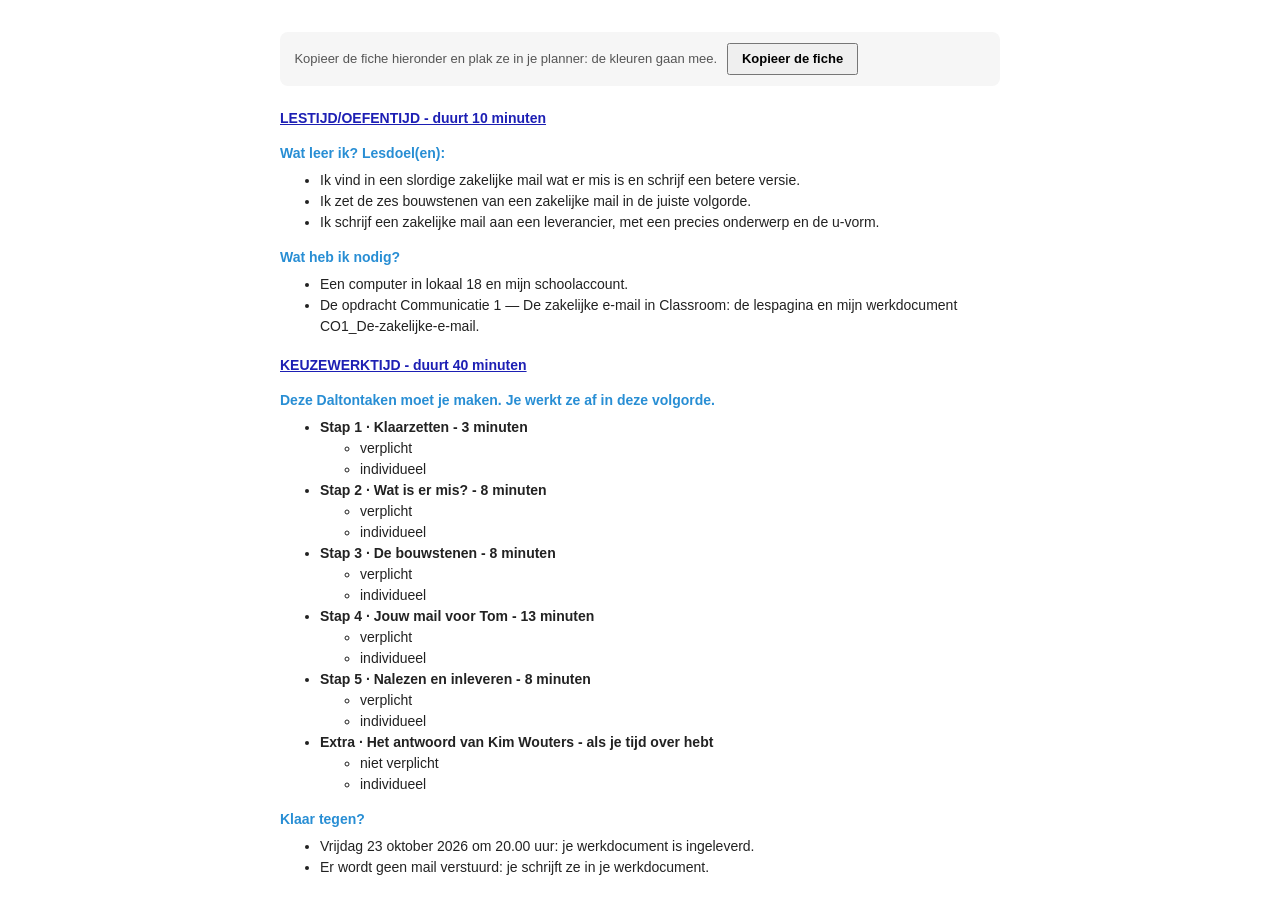
<file: dalton-lesfiche.html>
<!DOCTYPE html>
<html lang="nl-BE">
<head>
<meta charset="UTF-8">
<meta name="viewport" content="width=device-width, initial-scale=1">
<title>Dalton-lesfiche · ORLO · Les 11 — De zakelijke e-mail</title>
<!--
  Dalton-lesfiche voor de leerlingen, in de kleurcode van het Dalton-sjabloon:
    tijdsblokken  #1D1FB4  vet + onderlijnd
    tussenkoppen  #288ED4  vet
    tekst         #222222  (taaktitels vet)
  De opmaak staat INLINE, zodat ze meekomt als je kopieert en plakt in je planner.
  Keuzewerktijd = 50 minuten - instructietijd. De minuten per taak = die van dia 9.
-->
<style>
  body { margin: 2rem auto; max-width: 720px; padding: 0 1rem; background: #fff; }
  .uitleg { font: 13px/1.5 Arial, sans-serif; color: #555; background: #f6f6f6; border-radius: 8px; padding: .7rem .9rem; margin-bottom: 1.4rem; }
  .uitleg button { font: inherit; font-weight: bold; margin-left: .4rem; padding: .25rem .8rem; cursor: pointer; }
</style>
</head>
<body>

<p class="uitleg">Kopieer de fiche hieronder en plak ze in je planner: de kleuren gaan mee.
  <button type="button" id="kopieer">Kopieer de fiche</button> <span id="gemeld"></span></p>

<div id="fiche" style="font-family: 'Open Sans', Arial, sans-serif; font-size: 14px; line-height: 1.5; color: #222222;">
  <p style="margin: 0 0 14px;"><span style="color: #1D1FB4; font-weight: bold; text-decoration: underline;">LESTIJD/OEFENTIJD - duurt 10 minuten</span></p>

  <p style="margin: 0 0 6px; color: #288ED4; font-weight: bold;">Wat leer ik? Lesdoel(en):</p>
  <ul style="margin: 0 0 14px; list-style-type: disc;">
    <li>Ik vind in een slordige zakelijke mail wat er mis is en schrijf een betere versie.</li>
    <li>Ik zet de zes bouwstenen van een zakelijke mail in de juiste volgorde.</li>
    <li>Ik schrijf een zakelijke mail aan een leverancier, met een precies onderwerp en de u-vorm.</li>
  </ul>

  <p style="margin: 0 0 6px; color: #288ED4; font-weight: bold;">Wat heb ik nodig?</p>
  <ul style="margin: 0 0 18px; list-style-type: disc;">
    <li>Een computer in lokaal 18 en mijn schoolaccount.</li>
    <li>De opdracht Communicatie 1 — De zakelijke e-mail in Classroom: de lespagina en mijn werkdocument CO1_De-zakelijke-e-mail.</li>
  </ul>

  <p style="margin: 0 0 14px;"><span style="color: #1D1FB4; font-weight: bold; text-decoration: underline;">KEUZEWERKTIJD - duurt 40 minuten</span></p>

  <p style="margin: 0 0 6px; color: #288ED4; font-weight: bold;">Deze Daltontaken moet je maken. Je werkt ze af in deze volgorde.</p>
  <ul style="margin: 0 0 14px; list-style-type: disc;">
    <li><strong>Stap 1 · Klaarzetten - 3 minuten</strong>
      <ul style="list-style-type: circle;"><li>verplicht</li><li>individueel</li></ul></li>
    <li><strong>Stap 2 · Wat is er mis? - 8 minuten</strong>
      <ul style="list-style-type: circle;"><li>verplicht</li><li>individueel</li></ul></li>
    <li><strong>Stap 3 · De bouwstenen - 8 minuten</strong>
      <ul style="list-style-type: circle;"><li>verplicht</li><li>individueel</li></ul></li>
    <li><strong>Stap 4 · Jouw mail voor Tom - 13 minuten</strong>
      <ul style="list-style-type: circle;"><li>verplicht</li><li>individueel</li></ul></li>
    <li><strong>Stap 5 · Nalezen en inleveren - 8 minuten</strong>
      <ul style="list-style-type: circle;"><li>verplicht</li><li>individueel</li></ul></li>
    <li><strong>Extra · Het antwoord van Kim Wouters - als je tijd over hebt</strong>
      <ul style="list-style-type: circle;"><li>niet verplicht</li><li>individueel</li></ul></li>
  </ul>

  <p style="margin: 0 0 6px; color: #288ED4; font-weight: bold;">Klaar tegen?</p>
  <ul style="margin: 0; list-style-type: disc;">
    <li>Vrijdag 23 oktober 2026 om 20.00 uur: je werkdocument is ingeleverd.</li>
    <li>Er wordt geen mail verstuurd: je schrijft ze in je werkdocument.</li>
  </ul>
</div>

<script>
  // Kopieert de fiche MET opmaak (kleuren, vet, onderlijnd) naar het klembord.
  // 1) moderne klembordfunctie met HTML, 2) oudere manier, 3) anders: fiche selecteren.
  var knop = document.getElementById('kopieer'), melding = document.getElementById('gemeld');
  var fiche = document.getElementById('fiche');
  function selecteer() {
    var bereik = document.createRange(); bereik.selectNodeContents(fiche);
    var sel = window.getSelection(); sel.removeAllRanges(); sel.addRange(bereik);
  }
  function oudeManier() {
    selecteer();
    var gelukt = false;
    try { gelukt = document.execCommand('copy'); } catch (e) { gelukt = false; }
    melding.textContent = gelukt ? 'Gekopieerd. Plak het in je planner.'
                                 : 'De fiche is geselecteerd: druk nu op Cmd + C (of Ctrl + C).';
  }
  knop.addEventListener('click', function () {
    if (navigator.clipboard && window.ClipboardItem) {
      var item = new ClipboardItem({
        'text/html': new Blob([fiche.outerHTML], { type: 'text/html' }),
        'text/plain': new Blob([fiche.innerText], { type: 'text/plain' })
      });
      navigator.clipboard.write([item]).then(function () {
        melding.textContent = 'Gekopieerd. Plak het in je planner.';
      }, oudeManier);
    } else {
      oudeManier();
    }
  });
</script>
</body>
</html>
</file>
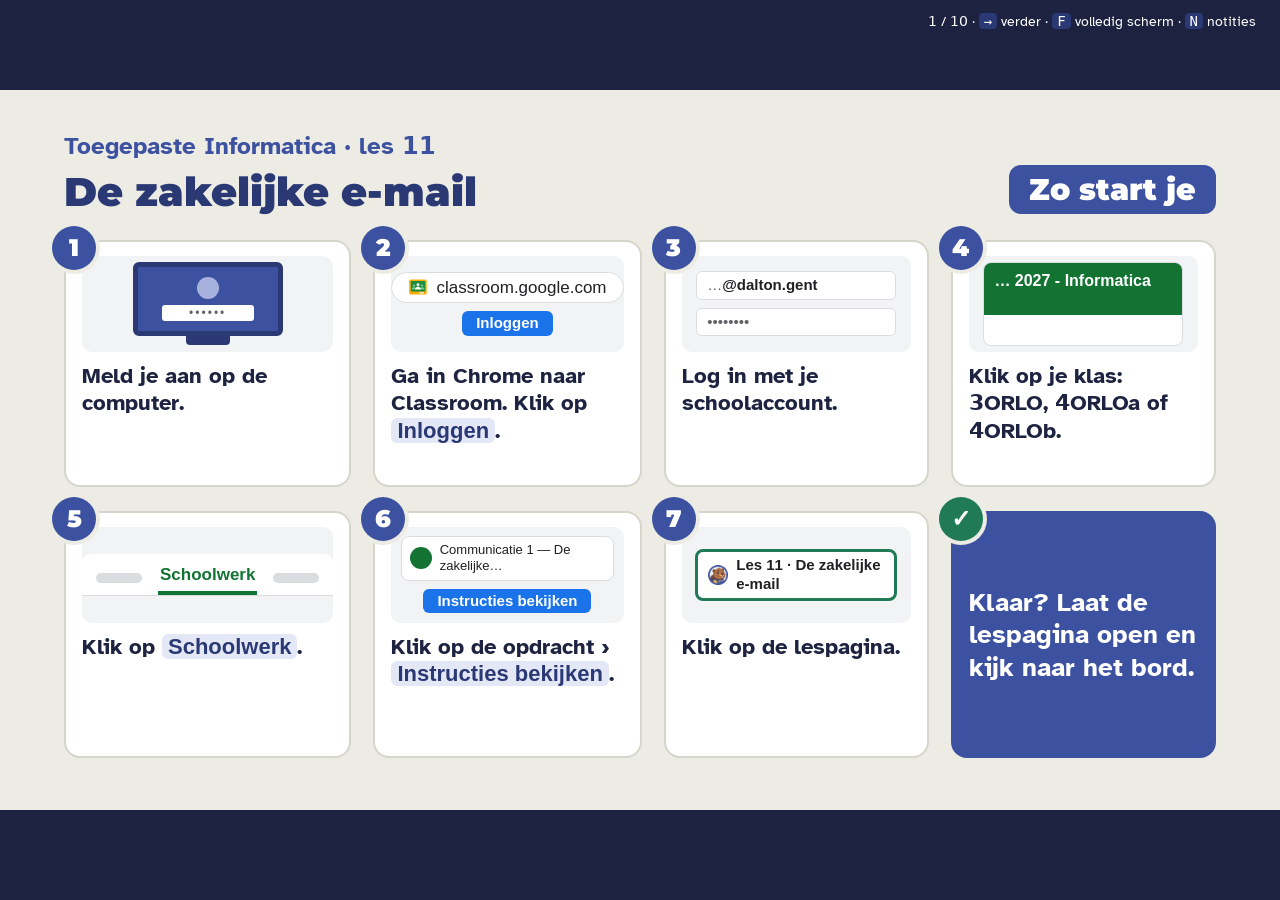
<file: presentatie.html>
<!DOCTYPE html>
<html lang="nl-BE">
<head>
  <meta charset="UTF-8">
  <meta name="viewport" content="width=device-width, initial-scale=1">
  <title>De zakelijke e-mail · dia's · NovaDepot</title>
  <link rel="icon" href="assets/novadepot-icon.svg" type="image/svg+xml">
  <link rel="stylesheet" href="css/slides.css">
  <style>
    .compact .two { flex: 0 0 auto; }
    .compact .panel p { margin-bottom: 10px; }
    .compact .panel p:last-child { margin-bottom: 0; }
    .qhead { font-size: 30px; font-weight: 700; margin: 0 0 6px; }
    .qcol .opt { font-size: 26px; padding: 8px 16px; }
    .qcol .opt .n { width: 46px; height: 46px; font-size: 24px; }
    .klok { font-size: 22px; color: #4D5573; }
    .steps1 { margin: 0; padding-left: 1.2em; }
    .steps1 li { font-size: 27px; margin-bottom: 14px; }
    .steps1 li:last-child { margin-bottom: 0; }
    .lbl { font-weight: 700; font-size: 22px !important; margin: 0 0 10px; color: var(--navy-deep); }
    .rood { color: #A0372A; font-weight: 700; }
    .groen { color: #1F7A55; font-weight: 700; }
    .vond { list-style: none; padding: 0 !important; margin: 0 0 14px; display: grid; gap: 12px; }
    .vond li { display: grid; grid-template-columns: 56px 1fr; gap: 16px; align-items: center; background: #fff; border: 2px solid #D6D5CB; border-radius: 14px; padding: 10px 18px; font-size: 26px !important; margin: 0 !important; line-height: 1.3; }
    .vond .nr { width: 46px; height: 46px; border-radius: 50%; background: var(--navy); color: #fff; font-weight: 700; font-size: 24px; display: flex; align-items: center; justify-content: center; }
    /* een nagemaakt venster Nieuw bericht (kijk naar de mail van Tom) */
    .dmail { background: #fff; border: 2px solid #9AA0A6; border-radius: 12px 12px 6px 6px; overflow: hidden; font-family: Arial, Helvetica, sans-serif; font-size: 23px; color: #202124; box-shadow: 0 8px 24px rgba(29,35,64,.15); }
    .dm-kop { background: #F2F6FC; font-weight: 700; font-size: 20px; padding: 8px 18px; }
    .dm-veld { display: flex; gap: 14px; padding: 8px 18px; border-bottom: 1px solid #E3E3E3; font-size: 21px; }
    .dm-veld span { color: #5F6368; min-width: 120px; }
    .dm-veld .leeg { color: #A0372A; font-style: italic; }
    .dm-tekst { padding: 14px 18px 4px; }
    .dm-tekst p { margin: 0 0 12px !important; font-size: 23px !important; line-height: 1.3 !important; }
    /* de zes bouwstenen: een nummer en de naam links, wat erin staat rechts */
    .dbouw { background: #fff; border: 2px solid #9AA0A6; border-radius: 12px 12px 6px 6px; overflow: hidden; font-family: Arial, Helvetica, sans-serif; box-shadow: 0 8px 24px rgba(29,35,64,.15); }
    .db-kop { background: #F2F6FC; font-weight: 700; font-size: 21px; padding: 6px 18px; }
    .db-veld { display: flex; gap: 14px; padding: 6px 18px; border-bottom: 1px solid #E3E3E3; font-size: 22px; color: #5F6368; }
    .db-veld span { min-width: 150px; }
    .db-rij { display: grid; grid-template-columns: 290px 1fr; gap: 16px; align-items: center; padding: 10px 18px; border-bottom: 1px dashed #D6D5CB; }
    .db-rij:last-child { border-bottom: 0; }
    .db-naam { display: flex; align-items: center; gap: 12px; font-weight: 700; color: var(--navy-deep); font-size: 27px; }
    .db-naam b { flex: none; width: 42px; height: 42px; border-radius: 50%; background: var(--navy); color: #fff; display: flex; align-items: center; justify-content: center; font-size: 23px; }
    .db-tekst { font-size: 26px; color: #202124; line-height: 1.2; }
    .ondw { background: #fff; border: 3px solid var(--navy); border-radius: 12px; padding: 8px 16px; margin: 0; font-family: Arial, sans-serif; font-size: 24px !important; line-height: 1.25 !important; }
    .ondw .lblk { display: block; font-size: 18px; color: #5F6368; margin-bottom: 2px; }
    .ondw.slecht { border-color: #A0372A; }
    .ondw.goed { border-color: var(--ok); }
    .groot { font-size: 30px !important; }
    .markeer { background: #FCD6CF; border-radius: 6px; padding: 0 8px; font-weight: 700; }
  </style>
</head>
<body>
<div class="hud"><span id="counter"></span> · <kbd>→</kbd> verder · <kbd>F</kbd> volledig scherm · <kbd>N</kbd> notities</div>
<div class="deck"><div class="stage">

<!-- 1 · vaste startdia -->
<section class="slide start">
  <div class="start-kop">
    <div>
      <p class="kicker">Toegepaste Informatica · les 11</p>
      <h1>De zakelijke e-mail</h1>
    </div>
    <span class="start-zo">Zo start je</span>
  </div>
  <ol class="startroute">
    <li><div class="sr-beeld"><div class="pc-scherm"><span class="pc-avatar"></span><span class="pc-veld">••••••</span></div><div class="pc-voet"></div></div><span class="sr-tekst">Meld je aan op de computer.</span></li>
    <li><div class="sr-beeld"><span class="url-balk"><img class="logo" src="assets/logos/classroom.svg" alt="">classroom.google.com</span><span class="url-knop">Inloggen</span></div><span class="sr-tekst">Ga in Chrome naar Classroom. Klik op <span class="knop">Inloggen</span>.</span></li>
    <li><div class="sr-beeld"><span class="login-veld">…<b>@dalton.gent</b></span><span class="login-veld">••••••••</span></div><span class="sr-tekst">Log in met je schoolaccount.</span></li>
    <li><div class="sr-beeld"><div class="lesgroep"><span class="lesgroep-kop">… 2027 - Informatica</span></div></div><span class="sr-tekst">Klik op je klas: 3ORLO, 4ORLOa of 4ORLOb.</span></li>
    <li><div class="sr-beeld"><div class="tabs"><span class="tab-grijs"></span><span class="tab-aan">Schoolwerk</span><span class="tab-grijs"></span></div></div><span class="sr-tekst">Klik op <span class="knop">Schoolwerk</span>.</span></li>
    <li><div class="sr-beeld"><span class="opdr-rij"><span class="opdr-ic"></span>Communicatie 1 — De zakelijke…</span><span class="opdr-link">Instructies bekijken</span></div><span class="sr-tekst">Klik op de opdracht › <span class="knop">Instructies bekijken</span>.</span></li>
    <li><div class="sr-beeld"><span class="bijl-chip aan"><img class="logo" src="assets/logos/lespagina.webp" alt="">Les 11 · De zakelijke e-mail</span></div><span class="sr-tekst">Klik op de lespagina.</span></li>
    <li class="klaar">Klaar? Laat de lespagina open en kijk naar het bord.</li>
  </ol>
  <template class="note">
    <p><strong>Lesstart (0–1'). De vaste startdia</strong> (sinds 09-10-2026, elke les dezelfde, voor alle klassen). Laat ze op het bord staan terwijl de leerlingen aanmelden.</p>
    <p>Het <strong>wachtwoord van de computers</strong> staat niet op de dia: de dia's staan openbaar online. Zeg het, of schrijf het op het bord.</p>
    <p>Ga verder als de meesten de lespagina open hebben.</p>
  </template>
</section>

<!-- 2 · lesstart: ophalen uit les 09 -->
<section class="slide met-mascotte" data-answer>
  <img class="mascotte" src="assets/mascotte/dalton_denken.webp" alt="" width="240" height="240">
  <p class="kicker">Lesstart · 3 minuten</p>
  <h2>Weet je het nog?</h2>
  <div class="two" style="grid-template-columns: 330px 1fr">
    <div class="panel">
      <p class="lbl">Les 09 · een veilig account</p>
      <p style="font-size:26px">Tom krijgt een mail: <em>“Nieuwe aanmelding op een onbekend toestel.”</em> Hij was het niet.</p>
    </div>
    <div class="qcol">
      <p class="qhead">Wat doet Tom eerst?</p>
      <div class="opts">
        <div class="opt"><span class="n">A</span>Wachten: misschien gaat het vanzelf over</div>
        <div class="opt right"><span class="n">B</span>Meteen zijn wachtwoord veranderen</div>
        <div class="opt"><span class="n">C</span>Zijn wachtwoord naar een collega sturen</div>
      </div>
    </div>
  </div>
  <p class="answer">Meteen zijn wachtwoord veranderen. Daarna: tweestapsverificatie aanzetten en NovaDepot verwittigen.</p>
  <template class="note">
    <p><strong>Lesstart (3'), ophalen uit les 09.</strong> Iedereen antwoordt tegelijk met vingers: 1, 2 of 3 vingers voor A, B of C. Druk daarna op → voor het antwoord.</p>
    <p>Wie A kiest: <em>"Wat kan iemand al doen terwijl jij wacht?"</em> Wie C kiest: <em>"Wie mag je wachtwoord kennen?"</em> (Niemand.)</p>
    <p><strong>De brug naar vandaag</strong>: <em>"Toms account is weer veilig. Vandaag schrijft hij er een belangrijke mail mee, en hij heeft jullie hulp nodig."</em></p>
  </template>
</section>

<!-- 3 · lesdoel -->
<section class="slide met-mascotte">
  <img class="mascotte" src="assets/mascotte/dalton_wijzen_links.webp" alt="" width="240" height="240">
  <p class="kicker">Ik doe · dia 1 van 4</p>
  <h2>Wat kan je straks?</h2>
  <ul class="rules">
    <li>Je vindt in een slordige mail <strong>wat er mis is</strong>.</li>
    <li>Je zet de <strong>zes bouwstenen</strong> van een zakelijke mail in de juiste volgorde.</li>
    <li>Je schrijft een <strong>zakelijke mail aan een leverancier</strong>, met een precies onderwerp en de u-vorm.</li>
  </ul>
  <p class="klok" style="margin-top:6px">Ik leg 5 minuten uit. Daarna werk jij zelfstandig met de lespagina, en kom ik bij jou langs.</p>
  <template class="note">
    <p><strong>Ik doe, 0'30".</strong> Lesdoel voorlezen, niet toelichten. Zeg er meteen bij dat de uitleg maar vijf minuten duurt en dat alles daarna op de lespagina staat. Zeg ook: <em>"Er wordt vandaag niets echt verstuurd. Je schrijft de mail in je werkdocument."</em></p>
  </template>
</section>

<!-- 4 · de situatie en de slordige mail van Tom -->
<section class="slide compact">
  <p class="kicker">Ik doe · dia 2 van 4 · kijk naar de mail van Tom</p>
  <h2 style="margin-bottom:14px">Tom heeft een probleem</h2>
  <div class="two" style="grid-template-columns: 0.9fr 1.25fr; align-items: start">
    <ul class="vond">
      <li><span class="nr">1</span><span>Bestelling <strong>2026-0418</strong>: zuivel van Zuivelhoeve De Melkkan.</span></li>
      <li><span class="nr">2</span><span>Levering: <strong>donderdag 29 oktober</strong>, 7.30 uur.</span></li>
      <li><span class="nr">3</span><span>Die dag krijgt de <strong>koelcel</strong> onderhoud. Er kan geen zuivel binnen.</span></li>
      <li><span class="nr">4</span><span>Tom wil <strong>vrijdag 30 oktober</strong>.</span></li>
    </ul>
    <div class="dmail">
      <div class="dm-kop">Nieuw bericht · de mail van Tom</div>
      <div class="dm-veld"><span>Aan</span>verkoop@demelkkan.example</div>
      <div class="dm-veld"><span>Onderwerp</span><em class="leeg">(leeg)</em></div>
      <div class="dm-tekst"><p>hey,</p><p>ik ben tom van novadepot. kunnen jullie de levering later doen want onze koelcel is kapot!!! &#128517;</p><p>laat iets weten asap</p><p>thx</p><p>tom</p></div>
    </div>
  </div>
  <template class="note">
    <p><strong>Ik doe, 1'.</strong> Vertel de situatie in eigen woorden: <em>"Tom heeft zuivel besteld bij Zuivelhoeve De Melkkan. Donderdag 29 oktober komt de levering, maar dan krijgt de koelcel onderhoud. Tom wil de levering een dag later. Hij heeft al een mail geschreven. Lees hem mee."</em></p>
    <p><strong>Zeg wat je moet zien</strong>: de tekening is een venster <em>Nieuw bericht</em>, zoals in je werkdocument. Bovenaan <em>Aan</em> en <em>Onderwerp</em>, daaronder de tekst van de mail. Vraag: <em>"Wat valt jullie op?"</em> Laat twee leerlingen antwoorden, maar los nog niets op.</p>
    <p>De mail staat ook in deel 1 van het werkdocument. De adressen zijn verzonnen (<em>.example</em> bestaat nooit echt).</p>
  </template>
</section>

<!-- 5 · demo: het onderwerp -->
<section class="slide compact">
  <p class="kicker">Ik doe · dia 3 van 4 · demo: rij 1 van deel 1</p>
  <h2 style="margin-bottom:14px">Het onderwerp is leeg</h2>
  <div class="two" style="grid-template-columns: 1fr 1fr; align-items: start">
    <div class="panel">
      <p class="bad-label">Nu</p>
      <p class="ondw slecht"><span class="lblk">Onderwerp</span><em>(leeg)</em></p>
      <p style="font-size:24px;margin-top:12px">Kim Wouters krijgt elke dag tientallen mails. <strong>Wat moet ze meteen zien?</strong></p>
    </div>
    <div class="panel reveal-item">
      <p class="good-label">Zo is het beter</p>
      <p class="ondw goed"><span class="lblk">Onderwerp</span>Levering bestelling 2026-0418 verplaatsen naar vrijdag 30 oktober</p>
      <p style="font-size:24px;margin-top:12px"><span class="groen">Welke bestelling</span> en <span class="groen">wat Tom vraagt</span>.</p>
    </div>
  </div>
  <div class="panel reveal-item" style="margin-top:14px">
    <p class="groot" style="margin:0">Nog iets: <span class="markeer">hey,</span> is dat hoe je iemand aanspreekt die je niet kent?</p>
  </div>
  <template class="note">
    <p><strong>Ik doe, 2' — hardop denkend.</strong> Dit is rij 1 van deel 1, ook ingevuld in het werkdocument. <em>"Het onderwerp is leeg. Kim Wouters krijgt elke dag tientallen mails. Wat moet ze meteen zien? Welke bestelling, en wat Tom vraagt."</em> Schrijf samen het onderwerp, en druk dan op →: <em>Levering bestelling 2026-0418 verplaatsen naar vrijdag 30 oktober</em>. Fout en juist staan naast elkaar.</p>
    <p>Druk op →: <em>"Hey… is dat hoe je iemand aanspreekt die je niet kent?"</em> Los het <strong>niet</strong> op: dat zoeken ze zelf in stap 2. Zeg: <em>"Rij 2 tot 5 doe je zelf."</em></p>
  </template>
</section>

<!-- 6 · de zes bouwstenen -->
<section class="slide compact">
  <p class="kicker">Ik doe · dia 4 van 4 · kijk naar de labels links</p>
  <h2 style="margin-bottom:12px">Een zakelijke mail heeft zes bouwstenen</h2>
  <div class="dbouw">
    <div class="db-kop">Nieuw bericht</div>
    <div class="db-veld"><span>Aan</span>de ontvanger</div>
    <div class="db-veld"><span>Onderwerp</span>precies: welke bestelling, wat vraag je?</div>
    <div class="db-rij"><span class="db-naam"><b>1</b>Aanspreking</span><span class="db-tekst">met een naam, beleefd</span></div>
    <div class="db-rij"><span class="db-naam"><b>2</b>Inleiding</span><span class="db-tekst">wie ben je, waarover mail je?</span></div>
    <div class="db-rij"><span class="db-naam"><b>3</b>De vraag</span><span class="db-tekst">wat, wanneer en waarom?</span></div>
    <div class="db-rij"><span class="db-naam"><b>4</b>Slot</span><span class="db-tekst">tegen wanneer, en bedanken</span></div>
    <div class="db-rij"><span class="db-naam"><b>5</b>Slotgroet</span><span class="db-tekst">een beleefde afsluiting, zonder afkorting</span></div>
    <div class="db-rij"><span class="db-naam"><b>6</b>Handtekening</span><span class="db-tekst">naam, functie, bedrijf, toestel</span></div>
  </div>
  <template class="note">
    <p><strong>Ik doe, 1'30".</strong> <strong>Lees de tekening de eerste keer hardop voor</strong> (een nieuw soort tekening): <em>"Dit is een mail zoals in je werkdocument. Je begint bij het label met het cijfer 1 en leest naar onder. Links staat de naam van de bouwstenen, rechts wat erin komt. De cijfers geven de volgorde: altijd dezelfde."</em></p>
    <p>Loop de zes bouwstenen kort af. Zeg: <em>"In stap 3 zet je de stukjes van een goede mail van Lotte in deze volgorde. In stap 4 schrijf je zelf de mail voor Tom."</em> Wijs op de witregel tussen aanspreking en tekst, en tussen tekst en slotgroet.</p>
  </template>
</section>

<!-- 7 · controle -->
<section class="slide " data-answer>
  <p class="kicker">Controle · iedereen antwoordt</p>
  <h2>Welke aanspreking?</h2>
  <div class="qcol">
    <p class="qhead">Tom mailt Kim Wouters, die hij niet persoonlijk kent. Welke aanspreking past?</p>
    <div class="opts">
      <div class="opt"><span class="n">A</span><em>Hey Kim,</em></div>
      <div class="opt right"><span class="n">B</span><em>Beste mevrouw Wouters,</em></div>
      <div class="opt"><span class="n">C</span><em>Beste,</em></div>
    </div>
  </div>
  <p class="answer">Met een naam erbij: <em>Beste mevrouw Wouters,</em> Alleen <em>Beste,</em> klinkt onpersoonlijk.</p>
  <template class="note">
    <p><strong>Controle (1'). Iedereen antwoordt tegelijk</strong>: 1, 2 of 3 vingers voor A, B of C. Kijk rond en onthoud wie A of C toont. (Team Taaladvies: <em>Beste</em> zonder naam kan onpersoonlijk overkomen.)</p>
    <p>Wie A kiest: <em>"Kent Tom Kim Wouters persoonlijk? Zou je je leraar aanspreken met hey?"</em> Wie C kiest: <em>"Aan wie schrijf je dan? Staat er een naam?"</em></p>
    <p>Druk op → voor het antwoord. Wie A of C toonde, komt zo meteen 3 tot 5 minuten bij je.</p>
  </template>
</section>

<!-- 8 · iedereen doet stap 1 -->
<section class="slide ">
  <p class="kicker">Samen · 3 minuten</p>
  <h2>Iedereen doet stap 1</h2>
  <div class="panel">
    <ol class="steps1">
      <li>Open de lespagina. Klik op <strong>Stap 1 · Klaarzetten</strong>.</li>
      <li>Open je werkdocument en lees het kader: wat moet Tom vragen, aan wie, en tegen wanneer?</li>
      <li>Klaar? Steek je <strong>duim</strong> op.</li>
    </ol>
  </div>
  <template class="note">
    <p><strong>Samen (3').</strong> Iedereen doet stap 1 tegelijk. Loop rond en kijk naar de schermen: het werkdocument open, met de naam van de leerling in de titel?</p>
    <p>Duim op bij de meesten: ga naar de volgende dia. Wie op de controlevraag fout had of hier vastloopt, blijft 3 tot 5 minuten bij je. De rest begint aan stap 2.</p>
    <p>Zeg één zin over <em>Toon stapjes</em>: <em>"Weet je niet hoe het moet? Klik op Toon stapjes, dan zie je elk klein stapje met een beeld."</em> En: <em>"Typ je mail in je werkdocument, in de lichtblauwe vakken."</em></p>
  </template>
</section>

<!-- 9 · zo werk je verder -->
<section class="slide compact met-mascotte">
  <img class="mascotte" src="assets/mascotte/dalton_laptop.webp" alt="" width="240" height="240">
  <p class="kicker">Keuzewerktijd · <span class="eindtijd">40 minuten</span></p>
  <h2>Zo werk je verder</h2>
  <div class="two" style="grid-template-columns: 1.6fr 1fr">
    <div>
      <ol class="steps1 kloklijst" data-lesmomenten="2026-10-21/9.15/10.05/3ORLO/2;2026-10-21/10.25/11.15/4ORLOb/3;2026-10-22/13.45/14.35/4ORLOa/7" data-beltijden="8.25-9.15 9.15-10.05 10.25-11.15 11.15-12.05 12.05-12.55 13.45-14.35 14.35-15.25 15.25-16.15 16.15-17.05">
        <li data-min="3" data-samen>Klaarzetten <span class="klok tijd">samen &#10003;</span></li>
        <li data-min="8">Wat is er mis? <span class="klok tijd">8'</span></li>
        <li data-min="8">De bouwstenen <span class="klok tijd">8'</span></li>
        <li data-min="13">Jouw mail voor Tom <span class="klok tijd">13'</span></li>
        <li data-min="8">Nalezen en inleveren <span class="klok tijd">8'</span></li>
      </ol>
    </div>
    <div class="panel navy">
      <p style="font-size:25px"><strong>Vast?</strong></p>
      <p style="font-size:26px">1. <em>Toon stapjes</em><br>2. Je buur<br>3. Ik</p>
      <p style="margin-top:14px;font-size:22px">Vink af in de <strong>checklist</strong>.</p>
    </div>
  </div>
  <p class="klok" style="margin-top:18px;font-size:25px">
    <strong>Alles staat in de opdracht in <span class="met-logo"><img class="logo" src="assets/logos/classroom.svg" alt="">Google Classroom</span></strong> <em>Communicatie 1 — De zakelijke e-mail</em>: de lespagina en je werkdocument.
    Je levert alleen je <strong>werkdocument</strong> in.<br>Adres: jonasdaltongent.github.io/Mail-NovaDepot/<!-- PAS AAN --></p>
  <template class="note">
    <p><strong>Keuzewerktijd.</strong> Laat deze dia staan zolang ze werken. <strong>De kloktijden</strong> komen uit de planning: buiten de les toont de dia de uren van het geplande lesmoment (met de dag en de klas erbij); tijdens dat lesmoment rekent ze vanaf nu tot de bel, min 1 minuut voor de exitvraag. Stap 1 is al samen gedaan (dia 8). Te vroeg getoond, of geef je de les op een ander uur? Druk op <strong>T</strong>.</p>
    <p>Eerste rondgang: heeft iedereen het <strong>eigen</strong> werkdocument open (de naam in de titel)? Tweede rondgang, rond stap 4: staan het <strong>bestelnummer</strong> en de <strong>nieuwe datum</strong> in de mail?</p>
    <p>Denkvragen: <em>"Welke levering bedoelt Tom? Staat dat in je mail?"</em> · <em>"Wat moet Kim Wouters doen na het lezen?"</em> · <em>"Schrijf je overal u?"</em></p>
    <p>Wie vastzit bij stap 4: <em>"Begin met Kunt u …?"</em> Wie niet klaar raakt: minimumroute = deel 1, deel 3 en inleveren; deel 2 mag later, vóór de deadline.</p>
    <p>Wie vraagt hoe hij inlevert: kijk eerst onder de vragen van de laatste stap.</p>
    <p><strong>Vergeet niet</strong> het adres op deze dia aan te passen als de repository anders heet.</p>
  </template>
</section>

<!-- 10 · exitvraag -->
<section class="slide met-mascotte" data-answer>
  <img class="mascotte" src="assets/mascotte/dalton_hulp.webp" alt="" width="240" height="240">
  <p class="kicker">Afsluiten · laatste minuut</p>
  <h2 style="margin-bottom:10px">Eén vraag voor je vertrekt</h2>
  <div class="qcol">
    <p class="qhead">Tom schrijft: <em>“Kunt u op vrijdag leveren? Laat je iets weten?”</em> Wat is er mis?</p>
    <div class="opts">
      <div class="opt"><span class="n">A</span>Niets</div>
      <div class="opt right"><span class="n">B</span><em>U</em> en <em>je</em> door elkaar</div>
      <div class="opt"><span class="n">C</span>De mail is te kort</div>
    </div>
  </div>
  <p class="answer">In één mail schrijf je overal <em>u</em>. Hier staan <em>u</em> en <em>je</em> allebei.</p>
  <p style="margin-top:6px;font-size:25px"><strong>Vertrek je? Log uit, of druk op Windows + L.</strong><br>Volgende les: <strong>Aan, Cc, Bcc en een bijlage</strong>.</p>
  <template class="note">
    <p><strong>Afsluiting, laatste minuut van de keuzewerktijd.</strong> Laat twee of drie leerlingen antwoorden, en druk dan op → voor het antwoord. Wie A kiest, ziet het register nog niet: onthoud wie dat is, en begin er volgende keer mee.</p>
    <p>Zeg mondeling dat wie niet klaar is, toch inlevert.</p>
    <p><strong>Vertrekken:</strong> iedereen logt uit, of drukt op Windows + L.</p>
    <p>Na de les: kijk in de werkdocumenten naar deel 3: staat het bestelnummer erin? Staat er overal u? En is de nieuwe datum voorgesteld (niet alleen <em>later</em>)?</p>
  </template>
</section>

</div></div>
<div class="notes" id="notes"></div>
<script src="js/slides.js"></script>
</body>
</html>
</file>
<file: css/style.css>
/* ==========================================================================
   Les 11 · De zakelijke e-mail (NovaDepot) — leerlingentool
   Toegepaste Informatica · 2de graad Organisatie en logistiek
   (arbeidsmarktgerichte finaliteit) · GO! Dalton Gent · ORLO
   Uit _sjablonen/lespakket (basis: les 06 ORLO, 08-10-2026).

   Opbouw naar het voorbeeld van PedalPro (rustig, één ding tegelijk):
     links   de route (stappenlijst, altijd zichtbaar)
     midden  één stap: titel · één zin · wat moet je doen · één tip · klaar als
     rechts  de checklist met concrete taken (altijd zichtbaar)
   Op een half scherm (< 900 px) staat alles onder elkaar en toont de checklist
   alleen de taken van de stap waarin je zit.

   Huisstijl: Dalton-kleuren. Geen externe bestanden: lettertypes staan in
   assets/fonts (OFL-licentie), pictogrammen staan als SVG in index.html.
   ========================================================================== */

@font-face { font-family: "Atkinson"; src: url("../assets/fonts/atkinson-regular.woff2") format("woff2"); font-weight: 400; font-style: normal; font-display: swap; }
@font-face { font-family: "Atkinson"; src: url("../assets/fonts/atkinson-bold.woff2") format("woff2"); font-weight: 700; font-style: normal; font-display: swap; }
@font-face { font-family: "Atkinson"; src: url("../assets/fonts/atkinson-italic.woff2") format("woff2"); font-weight: 400; font-style: italic; font-display: swap; }
/* Atkinson tekent de nul met een schuine streep (lijkt op Ø). Cijfers daarom uit een systeemlettertype. */
@font-face { font-family: "Atkinson"; src: local("Segoe UI"), local("SegoeUI"), local("Arial"), local("Helvetica"), local("Roboto"); font-weight: 400; unicode-range: U+0030-0039; }
@font-face { font-family: "Atkinson"; src: local("Segoe UI Bold"), local("SegoeUI-Bold"), local("Arial Bold"), local("Arial-BoldMT"), local("Helvetica Bold"), local("Roboto Bold"); font-weight: 700; unicode-range: U+0030-0039; }
/* ook schuin: anders wordt "16.30 uur" in een cursief citaat 16.3Ø (MW les 4, 13-10-2026) */
@font-face { font-family: "Atkinson"; src: local("Segoe UI Italic"), local("SegoeUI-Italic"), local("Arial Italic"), local("Arial-ItalicMT"), local("Helvetica Oblique"), local("Helvetica-Oblique"), local("Roboto Italic"), local("Roboto-Italic"); font-weight: 400; font-style: italic; unicode-range: U+0030-0039; }
@font-face { font-family: "Montserrat"; src: url("../assets/fonts/montserrat-heavy.woff2") format("woff2"); font-weight: 700 900; font-style: normal; font-display: swap; }

:root {
  /* Dalton Gent-huisstijl */
  --navy: #3C51A0;
  --navy-deep: #2A3973;
  --peri: #A7B1DE;
  --peri-soft: #EEF0F9;
  --blush: #FCD6CF;
  --blush-soft: #FEF3F0;
  --paper: #FFFFFF;
  --bg: #F4F5F9;

  --ink: #1D2340;
  --muted: #545B78;
  --line: #E1E3EC;

  --ok: #1F7A55;
  --ok-soft: #EAF6F0;
  --warn: #A0372A;
  --warn-soft: #FDF1EE;
  --tip: #8A5A00;
  --tip-soft: #FFF7E3;

  --radius: 16px;
  --radius-sm: 10px;
  --shadow: 0 1px 2px rgba(29, 35, 64, .05), 0 6px 20px rgba(29, 35, 64, .06);

  --body: "Atkinson", "Segoe UI", Arial, sans-serif;
  --head: "Montserrat", "Segoe UI", Arial, sans-serif;
  --mono: "Courier New", Consolas, monospace;
}

* { box-sizing: border-box; }
html { -webkit-text-size-adjust: 100%; }
body {
  margin: 0;
  font-family: var(--body);
  font-size: 17px;
  line-height: 1.6;
  color: var(--ink);
  background: var(--bg);
}
h1, h2, h3 { font-family: var(--head); color: var(--navy-deep); line-height: 1.2; margin: 0; }
p { margin: 0 0 .8rem; }
p:last-child { margin-bottom: 0; }
a { color: var(--navy); }
code { font-family: var(--mono); font-size: .92em; background: var(--peri-soft); padding: .05rem .3rem; border-radius: 5px; overflow-wrap: anywhere; }
:focus-visible { outline: 3px solid var(--navy); outline-offset: 2px; border-radius: 6px; }
[hidden] { display: none !important; }

/* Pictogrammen (SVG-symbolen bovenaan index.html) */
.ic { width: 1.15em; height: 1.15em; flex-shrink: 0; fill: none; stroke: currentColor; stroke-width: 2; stroke-linecap: round; stroke-linejoin: round; vertical-align: -.2em; }

/* Knop- en toetsnamen */
.ui { font-weight: 700; color: var(--navy-deep); background: var(--peri-soft); padding: 0 .35rem; border-radius: 5px; white-space: nowrap; }
.key { display: inline-block; font-weight: 700; font-size: .9em; border: 1px solid #C4C7D4; border-bottom-width: 3px; border-radius: 6px; background: #fff; padding: 0 .35rem; white-space: nowrap; }

/* ---------- Kopbalk ---------- */
.topbar { background: var(--paper); border-bottom: 1px solid var(--line); }
.topbar-inner { max-width: 1440px; margin: 0 auto; padding: .7rem 1.2rem; display: flex; align-items: center; gap: 1rem; }
.brand { display: flex; align-items: center; gap: .9rem; text-decoration: none; min-width: 0; }
.brand img { height: 36px; width: auto; display: block; flex-shrink: 0; }
.brand-lesson { font-family: var(--head); font-weight: 800; font-size: 1rem; color: var(--navy-deep); white-space: nowrap; overflow: hidden; text-overflow: ellipsis; padding-left: .9rem; border-left: 1px solid var(--line); }
.topbar-spacer { flex: 1; }
.dalton-mark { height: 30px; width: auto; display: block; }

/* ---------- Drie kolommen ---------- */
.layout {
  max-width: 1440px; margin: 0 auto; padding: 1.25rem 1.2rem 3rem;
  display: grid; grid-template-columns: 250px minmax(0, 1fr) 300px; gap: 1.25rem; align-items: start;
}

/* ---------- Links: de route ---------- */
.route { background: var(--paper); border-radius: var(--radius); box-shadow: var(--shadow); padding: 1rem .75rem; position: sticky; top: 1rem; }
.route-title { font-size: .78rem; font-weight: 700; letter-spacing: .08em; text-transform: uppercase; color: var(--muted); padding: 0 .6rem .5rem; margin: 0; }
.route-group { font-size: .78rem; font-weight: 700; color: var(--navy); background: var(--peri-soft); border-radius: 8px; padding: .3rem .6rem; margin: .8rem .3rem .35rem; }
.nav-btn {
  display: flex; align-items: center; gap: .7rem; width: 100%;
  font: inherit; font-size: .97rem; text-align: left; color: var(--ink);
  background: none; border: 0; border-radius: var(--radius-sm); padding: .5rem .6rem; cursor: pointer;
  position: relative;
}
.nav-btn:hover { background: var(--peri-soft); }
.nav-num {
  width: 1.9rem; height: 1.9rem; border-radius: 50%; flex-shrink: 0;
  display: inline-flex; align-items: center; justify-content: center;
  background: #ECEDF3; color: var(--muted); font-weight: 700; font-size: .9rem;
}
.nav-btn[aria-current="step"] { background: var(--peri-soft); font-weight: 700; color: var(--navy-deep); }
.nav-btn[aria-current="step"]::before { content: ""; position: absolute; left: -.75rem; top: .45rem; bottom: .45rem; width: 4px; border-radius: 0 4px 4px 0; background: var(--navy); }
.nav-btn[aria-current="step"] .nav-num { background: var(--navy); color: #fff; }
.nav-btn.done .nav-num { background: var(--ok); color: #fff; }
.nav-btn .nav-check { display: none; }
.nav-btn.done .nav-check { display: block; }
.nav-btn.done .nav-n { display: none; }
.nav-btn.extra .nav-num { background: var(--blush-soft); color: var(--warn); border: 1px dashed #E7A99C; }

/* ---------- Midden: één stap ---------- */
.pane { display: none; }
.pane.active { display: block; }
.card { background: var(--paper); border-radius: var(--radius); box-shadow: var(--shadow); overflow: hidden; }
.card-head { padding: 1.4rem 1.8rem 1.2rem; border-bottom: 1px solid var(--line); background: linear-gradient(180deg, #FBFBFE, #fff); }
.tags { display: flex; flex-wrap: wrap; gap: .45rem; margin-bottom: .65rem; }
.tag { display: inline-flex; align-items: center; gap: .35rem; font-size: .8rem; font-weight: 700; border-radius: 99px; padding: .2rem .7rem; }
.tag-step { background: var(--navy); color: #fff; }
.tag-where { background: var(--peri-soft); color: var(--navy-deep); }
.tag-extra { background: var(--blush); color: var(--warn); }
.card-head h1, .card-head h2 { font-size: 1.55rem; font-weight: 800; }
.card-body { padding: 1.5rem 1.8rem 1.6rem; }

.intro { font-size: 1.05rem; color: var(--muted); margin-bottom: 1.3rem; }

/* "Wat moet je doen?" */
.todo-box { background: #FAFAFD; border: 1px solid var(--line); border-radius: var(--radius-sm); padding: 1.1rem 1.25rem; }
.todo-box h3 { display: flex; align-items: center; gap: .5rem; font-size: 1rem; margin-bottom: .8rem; }
.todo { list-style: none; counter-reset: act; padding: 0; margin: 0; }
.todo > li { counter-increment: act; position: relative; padding-left: 2.4rem; margin-bottom: .85rem; }
.todo > li:last-child { margin-bottom: 0; }
.todo > li::before {
  content: counter(act); position: absolute; left: 0; top: .05rem;
  width: 1.65rem; height: 1.65rem; border-radius: 50%;
  background: var(--navy); color: #fff; font-weight: 700; font-size: .85rem;
  display: flex; align-items: center; justify-content: center;
}
.todo .sub { display: block; color: var(--muted); font-size: .93rem; margin-top: .2rem; }
/* knop naar een bestand in een stap (stap 3: het zip-bestand uit de opdracht), op een eigen regel */
.todo .btn-dl { display: flex; width: fit-content; margin: .45rem 0 .15rem; }

/* Eén tip per stap */
.tip { display: flex; gap: .7rem; align-items: flex-start; background: var(--tip-soft); border-radius: var(--radius-sm); padding: .85rem 1rem; margin-top: 1.1rem; }
.tip .ic { color: var(--tip); margin-top: .15rem; }
.tip.warn { background: var(--warn-soft); }
.tip.warn .ic { color: var(--warn); }

/* Hulp: dichtgeklapt, alleen voor wie het nodig heeft */
.help { margin-top: 1rem; border: 1px solid var(--line); border-radius: var(--radius-sm); }
.help summary { cursor: pointer; padding: .7rem 1rem; font-weight: 700; color: var(--navy); list-style: none; display: flex; align-items: center; gap: .5rem; }
.help summary::-webkit-details-marker { display: none; }
.help summary::after { content: "+"; margin-left: auto; font-size: 1.2rem; line-height: 1; color: var(--muted); }
.help[open] summary::after { content: "–"; }
.help-body { padding: 0 1rem .9rem; }
.help-body > :last-child { margin-bottom: 0; }

/* "Klaar als" */
.result { display: flex; gap: .7rem; align-items: flex-start; background: var(--ok-soft); border-radius: var(--radius-sm); padding: .85rem 1rem; margin: 1.1rem 0 0; }
.result .ic { color: var(--ok); margin-top: .15rem; }

/* Vorige / volgende */
.card-nav { display: flex; justify-content: space-between; gap: .75rem; padding: 1rem 1.8rem 1.4rem; }
.btn {
  display: inline-flex; align-items: center; gap: .4rem;
  font: inherit; font-weight: 700; font-size: .95rem; cursor: pointer; text-decoration: none;
  background: var(--paper); color: var(--navy-deep); border: 2px solid var(--line); border-radius: 99px; padding: .5rem 1.1rem;
}
.btn:hover { border-color: var(--peri); }
.btn-primary { background: var(--navy); border-color: var(--navy); color: #fff; margin-left: auto; }
.btn-primary:hover { background: var(--navy-deep); border-color: var(--navy-deep); }

/* ---------- Rechts: de checklist ---------- */
.checklist { background: var(--paper); border-radius: var(--radius); box-shadow: var(--shadow); position: sticky; top: 1rem; max-height: calc(100vh - 2rem); display: flex; flex-direction: column; overflow: hidden; }
.cl-head { background: var(--navy); color: #fff; padding: 1rem 1.2rem; }
.cl-head h2 { color: #fff; font-size: 1.05rem; margin-bottom: .55rem; }
.cl-bar { height: 8px; background: rgba(255, 255, 255, .25); border-radius: 99px; overflow: hidden; }
.cl-fill { height: 100%; width: 0; background: #fff; border-radius: 99px; transition: width .3s; }
.cl-count { font-size: .85rem; margin: .45rem 0 0; opacity: .9; }
.cl-body { overflow-y: auto; padding: .6rem 1rem 1rem; }
.cl-group { padding: .5rem 0; border-bottom: 1px solid var(--line); }
.cl-group:last-child { border-bottom: 0; }
.cl-group h3 { font-family: var(--body); font-size: .8rem; font-weight: 700; letter-spacing: .04em; text-transform: uppercase; color: var(--muted); margin: .3rem 0 .35rem; }
.cl-group.done h3 { color: var(--ok); }
.cl-group.current h3 { color: var(--navy); }
.cl-item { display: flex; gap: .6rem; align-items: flex-start; padding: .3rem .2rem; border-radius: 8px; cursor: pointer; font-size: .95rem; line-height: 1.4; }
.cl-item:hover { background: var(--peri-soft); }
.cl-item input { width: 20px; height: 20px; margin: .05rem 0 0; accent-color: var(--ok); flex-shrink: 0; cursor: pointer; }
.cl-item input:checked + span { color: var(--muted); text-decoration: line-through; text-decoration-color: rgba(84, 91, 120, .5); }
.cl-foot { padding: .7rem 1rem 1rem; border-top: 1px solid var(--line); display: flex; flex-wrap: wrap; gap: .5rem; align-items: center; }
.cl-foot .btn { font-size: .85rem; padding: .35rem .8rem; }
.cl-note { font-size: .8rem; color: var(--muted); margin: 0; flex-basis: 100%; }
.cl-toggle { display: none; }

/* ---------- Filmpje in Hulp nodig? ---------- */
.help-video { margin: .6rem 0 .8rem; }
.help-video video { width: 100%; max-width: 640px; height: auto; display: block; background: #000;
  border: 1px solid var(--line); border-radius: var(--radius-sm); }
.help-video figcaption { font-size: .88rem; color: var(--muted); margin-top: .3rem; }
/* instructiefilmpje bij een stap: speelt vanzelf, zonder geluid, en herhaalt zich */
.clip { margin: 1rem 0 0; }
.clip video { width: 100%; max-width: 760px; height: auto; display: block; background: #fff;
  border: 1px solid var(--line); border-radius: var(--radius-sm); }
.clip figcaption { font-size: .88rem; color: var(--muted); margin-top: .3rem; }

/* ---------- Startpagina ---------- */
.werkwijze { display: grid; grid-template-columns: repeat(3, minmax(0, 1fr)); gap: .8rem; margin: 0 0 .4rem; }
.werk-tegel { background: #FAFAFD; border: 1px solid var(--line); border-radius: var(--radius-sm); padding: .9rem 1rem; }
.werk-tegel .ic { width: 1.6rem; height: 1.6rem; color: var(--navy); margin-bottom: .35rem; display: block; }
.werk-tegel strong { display: block; color: var(--navy-deep); }
.werk-tegel span { font-size: .92rem; color: var(--muted); }
.werk-tegel.inleveren { background: var(--ok-soft); border-color: #BFE3D1; }
.werk-tegel.inleveren .ic { color: var(--ok); }
.doelen { margin: 0; padding-left: 1.2rem; }
.doelen li { margin-bottom: .3rem; }
.start-cta { text-align: center; margin-top: 1.4rem; }
.start-cta .btn-primary { margin-left: 0; font-size: 1.05rem; padding: .7rem 1.6rem; }
.sec { font-size: 1.02rem; margin: 1.4rem 0 .6rem; }
.sec:first-child { margin-top: 0; }

/* ---------- Theoriekaart ---------- */
.t-grid { display: grid; grid-template-columns: repeat(2, minmax(0, 1fr)); gap: .9rem; }
.t-card { border: 1px solid var(--line); border-radius: var(--radius-sm); padding: 1rem 1.1rem; font-size: .95rem; }
.t-card h3 { display: flex; align-items: center; gap: .55rem; font-size: 1rem; margin-bottom: .55rem; }
.t-card h3 .ic { width: 2rem; height: 2rem; padding: .4rem; border-radius: 9px; background: var(--peri-soft); color: var(--navy); }
.t-card ul { margin: 0; padding-left: 1.1rem; }
.t-card li { margin-bottom: .25rem; }
.t-card li:last-child { margin-bottom: 0; }
.t-card.wide { grid-column: 1 / -1; }
.t-card.warn h3 .ic { background: var(--warn-soft); color: var(--warn); }
.t-rows { width: 100%; border-collapse: collapse; }
.t-rows th, .t-rows td { text-align: left; vertical-align: top; padding: .3rem .4rem .3rem 0; border-bottom: 1px solid var(--line); }
.t-rows tr:last-child th, .t-rows tr:last-child td { border-bottom: 0; }
.t-rows th { white-space: nowrap; padding-right: .8rem; color: var(--navy-deep); }
.t-os { margin: .5rem 0 0; }  /* korte slotregel onder een kaartje */

/* ---------- Mappenboom ---------- */
.tree { font-family: Arial, Helvetica, sans-serif; font-size: .95rem; line-height: 1.75; background: #fff; border: 1px solid var(--line); border-radius: var(--radius-sm); padding: .8rem 1rem; margin: 1rem 0 0; }
.tree ul { list-style: none; margin: 0; padding-left: 1.4rem; border-left: 1px dotted var(--peri); }
.tree > ul { padding-left: 0; border-left: 0; }
.tree .fold::before { content: "📁 "; }
.tree .hint-txt { color: var(--muted); font-size: .86rem; }

/* ---------- Naamkaart ---------- */
.nameplate { border: 2px solid var(--navy); border-radius: var(--radius-sm); overflow: hidden; margin: 0 0 1.2rem; }
.nameplate-head { background: var(--navy); color: #fff; font-weight: 700; padding: .45rem 1rem; font-size: .92rem; }
.nameplate-body { padding: .9rem 1rem; }
.fname { font-family: var(--mono); font-size: 1.02rem; font-weight: 700; display: block; margin-bottom: .6rem; overflow-wrap: anywhere; background: none; padding: 0; }
.fname .d { background: #E4E8F6; padding: 0 .15rem; border-radius: 3px; }
.fname .o { background: #FCD6CF; padding: 0 .15rem; border-radius: 3px; }
.fname .v { background: #DDF1E6; padding: 0 .15rem; border-radius: 3px; }
.legend-name { list-style: none; padding: 0; margin: 0; font-size: .93rem; }
.legend-name li { padding-left: 1.5rem; position: relative; margin-bottom: .2rem; }
.legend-name li::before { content: "■"; position: absolute; left: 0; }
.legend-name li.d::before { color: #A7B1DE; }
.legend-name li.o::before { color: #F2A99C; }
.legend-name li.v::before { color: #9CCFB6; }

/* Kleine tabel in een stap */
.mini { width: 100%; border-collapse: collapse; font-size: .94rem; margin-top: 1rem; }
.mini th, .mini td { text-align: left; vertical-align: top; padding: .4rem .5rem; border-bottom: 1px solid var(--line); }
.mini tr:last-child td { border-bottom: 0; }
.mini th { color: var(--muted); font-size: .85rem; }
.mini td:first-child { font-weight: 700; white-space: nowrap; color: var(--navy-deep); }

/* ---------- Zelftest ---------- */
.quiz { margin: 0 0 1.3rem; }
.quiz-q { margin: 0 0 .8rem; padding: .9rem 1rem; background: #FAFAFD; border: 1px solid var(--line); border-radius: var(--radius-sm); }
.quiz-q > p:first-child { font-weight: 700; margin-bottom: .5rem; }
.opts { display: flex; flex-direction: column; gap: .4rem; }
.quiz-q button { font: inherit; text-align: left; cursor: pointer; background: #fff; border: 2px solid var(--line); border-radius: 8px; padding: .45rem .75rem; }
.quiz-q button:hover { border-color: var(--peri); }
.quiz-q button.right { border-color: var(--ok); background: var(--ok-soft); }
.quiz-q button.wrong { border-color: var(--warn); background: var(--warn-soft); }
.quiz-q .feedback { margin: .5rem 0 0; font-weight: 700; min-height: 1.2em; font-size: .93rem; }

/* ---------- Screenshot-plaatsen ---------- */
figure.shot { margin: 1rem 0 0; display: none; }
figure.shot.loaded { display: block; }
figure.shot img { max-width: 100%; height: auto; border: 1px solid var(--line); border-radius: var(--radius-sm); display: block; }
figure.shot figcaption { font-size: .88rem; color: var(--muted); margin-top: .3rem; }
body.teacher figure.shot:not(.loaded) { display: block; border: 2px dashed #E7A99C; background: var(--blush-soft); border-radius: var(--radius-sm); padding: .7rem .9rem; font-size: .88rem; color: var(--warn); }
.teacher-banner { display: none; }
body.teacher .teacher-banner { display: block; background: #7A2E22; color: #fff; text-align: center; padding: .35rem; font-weight: 700; font-size: .9rem; }

/* ---------- Klaar! ---------- */
.klaar-overlay { position: fixed; inset: 0; background: rgba(29, 35, 64, .45); display: flex; align-items: center; justify-content: center; padding: 1rem; z-index: 50; }
.klaar-card { background: #fff; border-radius: var(--radius); box-shadow: 0 20px 60px rgba(0, 0, 0, .25); max-width: 460px; width: 100%; padding: 1.8rem; text-align: center; }
.klaar-card > .ic { width: 3rem; height: 3rem; color: var(--ok); margin-bottom: .6rem; }
.klaar-card h2 { font-size: 1.4rem; margin-bottom: .6rem; }
.klaar-card .btn { margin-top: 1rem; }

footer.site { max-width: 1440px; margin: 0 auto; padding: 0 1.2rem 2rem; font-size: .85rem; color: var(--muted); }

/* ==========================================================================
   Startpagina: "Wat heb je nodig?" in beelden (sinds 09-10-2026, _afspraken/lespagina.md)
   De beelden zijn tekeningen in HTML en CSS, geen schermafbeeldingen.
   ========================================================================== */
.nodig { list-style: none; counter-reset: nodig; margin: .2rem 0 0; padding: 0; display: grid; grid-template-columns: repeat(3, minmax(0, 1fr)); gap: 1.6rem; }
.nodig-item { counter-increment: nodig; position: relative; display: flex; flex-direction: column; }
.nodig-item::before { content: counter(nodig); position: absolute; top: -.55rem; left: -.55rem; z-index: 1; width: 1.8rem; height: 1.8rem; border-radius: 50%; background: var(--navy); color: #fff; font-weight: 700; font-size: .95rem; display: flex; align-items: center; justify-content: center; box-shadow: 0 0 0 3px #fff; }
.nodig-item.inleveren::before { background: var(--ok); }
.nodig-item + .nodig-item::after { content: "→"; position: absolute; left: -1.3rem; top: 3.4rem; color: var(--navy); font-size: 1.2rem; font-weight: 700; line-height: 1; }
.nodig-naam { font-weight: 700; color: var(--navy-deep); margin: .65rem 0 .1rem; line-height: 1.3; }
.nodig-uitleg { font-size: .93rem; color: var(--muted); margin: 0; }
.nodig-item.inleveren .nodig-uitleg { color: var(--ok); font-weight: 700; }
.nodig-noot { font-size: .92rem; color: var(--muted); margin: 1rem 0 0; }

.mock { height: 136px; border: 1px solid var(--line); border-radius: var(--radius-sm); background: #fff; overflow: hidden; position: relative; font-family: Arial, Helvetica, sans-serif; box-shadow: 0 2px 8px rgba(29, 35, 64, .07); }
.mock .ic { width: .95rem; height: .95rem; }
/* de opdracht in Classroom */
/* de opdracht in Classroom, zoals de leerling ze ziet (demoleerling, 09-10-2026): de bijlagen in het
   midden, het eigen werkdocument en Inleveren rechts onder "Jouw werk" */
.mock-opdracht { padding: .6rem .6rem .6rem 1.45rem; display: grid; grid-template-columns: 1fr 1fr; gap: .45rem; }
.mo-midden { display: flex; flex-direction: column; gap: .38rem; min-width: 0; }
.mo-werk { display: flex; flex-direction: column; gap: .32rem; min-width: 0; border: 1px solid #DADCE0; border-radius: 8px; padding: .35rem .4rem; align-self: start; }
.mo-werk-kop { font-size: .66rem; font-weight: 700; color: #3C4043; }
.mo-chip { display: flex; align-items: center; gap: .35rem; min-width: 0; font-size: .72rem; color: #3C4043; border: 1px solid #DADCE0; border-radius: 6px; padding: .12rem .4rem; }
.mo-knop { font-size: .7rem; font-weight: 700; color: #fff; background: #137333; border-radius: 5px; padding: .12rem .4rem; text-align: center; }
.mo-titel { font-size: .78rem; font-weight: 700; color: #137333; line-height: 1.25; border-bottom: 2px solid #137333; padding-bottom: .3rem; white-space: nowrap; overflow: hidden; text-overflow: ellipsis; }
.mo-chip .ic { color: var(--navy); }
/* deze lespagina */
.mock-lespagina { background: var(--bg); }
.ml-balk { height: 16px; background: #fff; border-bottom: 1px solid var(--line); }
.ml-midden { display: flex; gap: .4rem; padding: .45rem; height: calc(100% - 16px); }
.ml-route { width: 22%; background: #fff; border-radius: 6px; display: flex; flex-direction: column; gap: .32rem; padding: .4rem; }
.ml-route span { width: .7rem; height: .7rem; border-radius: 50%; background: #ECEDF3; }
.ml-route span:first-child { background: var(--navy); }
.ml-stap { flex: 1; background: #fff; border-radius: 6px; padding: .45rem .55rem; display: flex; flex-direction: column; gap: .32rem; }
.ml-tag { align-self: flex-start; font-size: .62rem; font-weight: 700; color: #fff; background: var(--navy); border-radius: 99px; padding: 0 .45rem; }
.ml-lijn { height: 6px; border-radius: 3px; background: #E1E3EC; }
.ml-lijn.kort { width: 60%; }
.ml-hier { position: absolute; right: .55rem; bottom: .5rem; font-size: .68rem; font-weight: 700; color: var(--warn); background: var(--blush); border-radius: 99px; padding: .05rem .5rem; }
/* het werkdocument */
.mock-werkdocument { background: #F1F3F4; }
.mw-balk { display: flex; align-items: center; gap: .3rem; height: 22px; background: #fff; border-bottom: 1px solid #DADCE0; font-size: .7rem; font-weight: 700; color: #3C4043; padding: 0 .45rem 0 1.45rem; white-space: nowrap; overflow: hidden; }
.mw-balk .ic { color: #1A73E8; }
.mw-blad { margin: .45rem auto 0; width: 84%; height: 100%; background: #fff; box-shadow: 0 1px 3px rgba(0, 0, 0, .15); padding: .45rem; }
.mw-venster { border: 1px solid #9AA0A6; border-radius: 3px; font-size: .6rem; color: #5F6368; }
.mw-kop { background: #F2F6FC; color: #202124; font-weight: 700; padding: .08rem .3rem; }
.mw-veld { border-bottom: 1px solid #DADCE0; padding: .02rem .3rem; }
.mw-tekst { padding: .3rem; display: flex; flex-direction: column; gap: .22rem; }
.mw-tekst span { height: 4px; border-radius: 2px; background: #E1E3EC; }
.mw-tekst span.kort { width: 55%; }

/* vier beelden (een les met een werkplek naast het werkdocument, zoals Drive) */
.nodig.vier { grid-template-columns: repeat(4, minmax(0, 1fr)); gap: 1.3rem; }
.nodig.vier .nodig-item + .nodig-item::after { left: -1.15rem; }
.nodig.vier .mock-opdracht { grid-template-columns: minmax(0, 1fr); gap: .35rem; }  /* smal: Jouw werk onder de bijlagen */
.nodig.vier .mo-titel { display: none; }
.mo-chip span { min-width: 0; overflow: hidden; text-overflow: ellipsis; white-space: nowrap; }
/* een map in Drive */
.mock-drive { background: #fff; }
.md-balk { display: flex; align-items: center; height: 24px; padding: 0 .5rem 0 1.45rem; border-bottom: 1px solid #DADCE0; font-size: .68rem; color: #3C4043; white-space: nowrap; overflow: hidden; }
.md-rij { display: flex; align-items: center; gap: .35rem; padding: .28rem .6rem; border-bottom: 1px solid #F1F3F4; font-size: .7rem; color: #3C4043; }
.md-rij .ic { color: #5F6368; }
/* een document met een tabel */
.mw-rijen { display: grid; grid-template-columns: 1fr 2fr; border-top: 1px solid #DADCE0; border-left: 1px solid #DADCE0; }
.mw-rijen span { height: 13px; border-right: 1px solid #DADCE0; border-bottom: 1px solid #DADCE0; }

/* "Vast?": een rij genummerde stapjes; een verborgen stapje telt niet mee */
.vast { list-style: none; counter-reset: vast; margin: 0; padding: 0; display: flex; flex-wrap: wrap; gap: .55rem 1.5rem; align-items: center; }
.vast li { counter-increment: vast; position: relative; display: inline-flex; align-items: center; gap: .45rem; background: #FAFAFD; border: 1px solid var(--line); border-radius: 99px; padding: .3rem .85rem .3rem .35rem; font-size: .93rem; line-height: 1.3; }
.vast li::before { content: counter(vast); width: 1.45rem; height: 1.45rem; flex-shrink: 0; border-radius: 50%; background: var(--navy); color: #fff; font-weight: 700; font-size: .78rem; display: inline-flex; align-items: center; justify-content: center; }
.vast li .ic { color: var(--navy); }
.vast li + li::after { content: "›"; position: absolute; left: -1.05rem; color: var(--navy); font-weight: 700; }

/* AI-hulp (_afspraken/ai-hulp.md): alleen zichtbaar met <body data-ai-hulp="aan"> */
body:not([data-ai-hulp="aan"]) .ai-hulp { display: none !important; }

/* genummerde lijst op een kaartje van de theoriekaart */
.t-delen { margin: 0; padding-left: 1.2rem; }
.t-delen li { margin-bottom: .25rem; }

/* ==========================================================================
   E-mail (MW les 3; ook bruikbaar voor de andere e-maillessen)
   ========================================================================== */
/* een nagemaakt venster "Nieuw bericht" */
.mail { max-width: 640px; margin: 0 0 1.2rem; border: 1px solid #C4C7C5; border-radius: 10px 10px 6px 6px; overflow: hidden; background: #fff; font-family: Arial, Helvetica, sans-serif; font-size: .95rem; color: #202124; box-shadow: 0 4px 14px rgba(29, 35, 64, .1); }
.mail-kop { background: #F2F6FC; font-weight: 700; font-size: .92rem; padding: .5rem .9rem; }
.mail-veld { display: flex; gap: .7rem; padding: .45rem .9rem; border-bottom: 1px solid #E3E3E3; overflow-wrap: anywhere; }
.mail-lbl { color: #5F6368; min-width: 5.4rem; }
.mail-leeg { color: var(--warn); font-style: italic; }
.mail-tekst { padding: .8rem .9rem .3rem; }
.mail-tekst p { margin: 0 0 .9rem; }
.mail-voet { padding: .2rem .9rem .8rem; }
.mail-knop { display: inline-block; background: #0B57D0; color: #fff; font-weight: 700; font-size: .88rem; border-radius: 99px; padding: .35rem 1.1rem; }
/* Aan, Cc, Bcc naast elkaar */
.ccb { display: grid; grid-template-columns: repeat(3, minmax(0, 1fr)); gap: .7rem; margin: 0 0 1.2rem; }
.ccb-vak { display: flex; flex-direction: column; gap: .3rem; background: #FAFAFD; border: 1px solid var(--line); border-radius: var(--radius-sm); padding: .8rem .9rem; font-size: .93rem; line-height: 1.45; }
.ccb-naam { font-family: var(--head); font-weight: 800; font-size: 1.25rem; color: var(--navy-deep); }
/* het bouwplan van een e-mail */
.bouwplan { list-style: none; max-width: 640px; margin: 0 0 1.2rem; padding: 0; border: 2px solid var(--navy); border-radius: var(--radius-sm); overflow: hidden; }
.bouwplan li { display: grid; grid-template-columns: 9.5rem minmax(0, 1fr); border-top: 1px solid var(--line); }
.bouwplan li:first-child { border-top: 0; }
.bp-naam { background: var(--peri-soft); color: var(--navy-deep); font-weight: 700; font-size: .85rem; padding: .45rem .7rem; }
.bp-tekst { padding: .45rem .8rem; font-size: .95rem; }

/* ==========================================================================
   Mascotte: Dalton de bever (sinds 10-10-2026, _afspraken/vormgeving-en-techniek.md)
   Versiering, dus alt="". Alleen op een lichte achtergrond; per scherm hoogstens één grote.
   ========================================================================== */
/* in de kop van de startpagina en van de laatste stap, rechts naast de titel; de voeten staan op de lijn */
.card-head.met-mascotte { display: flex; align-items: flex-end; gap: 1rem; padding-bottom: 0; }
.card-head.met-mascotte > div { flex: 1; min-width: 0; padding-bottom: 1.2rem; }
.mascotte-kop { width: 120px; height: 120px; flex-shrink: 0; margin: -.8rem -.6rem -9px 0; }
/* klein, in "Hulp nodig?", in plaats van het pictogram */
.mascotte-ico { width: 28px; height: 28px; flex-shrink: 0; }
/* de eindmelding (alles afgevinkt), in plaats van het vinkje */
.klaar-card .mascotte-klaar { display: block; width: 150px; height: 150px; margin: -.8rem auto .3rem; }

/* ==========================================================================
   Breedtes
   ========================================================================== */

/* Middelbreed (bv. een half scherm op een grote monitor): checklist onder de stap */
@media (max-width: 1199px) {
  .layout { grid-template-columns: 230px minmax(0, 1fr); }
  .checklist { grid-column: 2; position: static; max-height: none; }
  /* Alleen de taken van de huidige stap; de rest op aanvraag */
  .checklist:not(.alles) .cl-group:not(.current) { display: none; }
  .checklist.leeg:not(.alles) { display: none; }
  .cl-toggle { display: inline-flex; }
}

/* Smal (half scherm op een laptop of Chromebook): alles onder elkaar */
@media (max-width: 899px) {
  body { font-size: 16px; }
  .layout { grid-template-columns: minmax(0, 1fr); padding: .9rem .9rem 2.5rem; gap: .9rem; }
  .checklist { grid-column: auto; }
  .route { position: static; padding: .45rem; display: flex; flex-wrap: wrap; gap: .1rem; align-items: center; }
  .route-title, .route-group { display: none; }
  .nav-btn { width: auto; padding: .25rem; flex-shrink: 0; gap: .45rem; }
  .nav-num { width: 1.75rem; height: 1.75rem; font-size: .85rem; }
  .nav-lbl { display: none; }
  .nav-btn[aria-current="step"] .nav-lbl { display: inline; padding-right: .3rem; white-space: nowrap; }
  .nav-btn[aria-current="step"]::before { display: none; }
  .card-head { padding: 1.1rem 1.1rem 1rem; }
  .card-body { padding: 1.1rem 1.1rem 1.2rem; }
  .card-nav { padding: .8rem 1.1rem 1.1rem; }
  .card-head h1, .card-head h2 { font-size: 1.3rem; }
  .card-head.met-mascotte { padding-bottom: 0; }
  .card-head.met-mascotte > div { padding-bottom: 1rem; }
  .mascotte-kop { width: 84px; height: 84px; margin: -.5rem -.3rem -6px 0; }
  .t-grid, .werkwijze { grid-template-columns: minmax(0, 1fr); }
  .nodig, .ccb { grid-template-columns: minmax(0, 1fr); }
  .nodig-item + .nodig-item::after { content: "↓"; left: 50%; top: -1.35rem; }
  .nodig.vier .nodig-item + .nodig-item::after { left: 50%; }
  .nodig.vier { grid-template-columns: minmax(0, 1fr); }
  .bouwplan li { grid-template-columns: 7.5rem minmax(0, 1fr); }
  .brand-lesson, .dalton-mark { display: none; }
}

/* ===== Stap voor stap / Kort (11-10-2026; eerste proef in MW les 03, overgenomen voor ORLO) =====
   Elke handeling is één regel; open je ze, dan zie je de kleine stapjes, elk met één beeld.
   De knop Stap voor stap / Kort zet ze allemaal open of dicht; een leerling kan ook één regel openen. */
.todo-box { container-type: inline-size; }
.todo-head { display: flex; align-items: center; justify-content: space-between; gap: .6rem 1rem; flex-wrap: wrap; margin-bottom: .9rem; }
.todo-head h3 { margin: 0; }
.modus { display: inline-flex; background: var(--peri-soft); border-radius: 999px; padding: 3px; gap: 2px; }
.modus-btn { font: inherit; font-size: .9rem; font-weight: 700; border: 0; background: transparent; color: var(--navy-deep); padding: .35rem .9rem; border-radius: 999px; cursor: pointer; min-height: 36px; }
.modus-btn[aria-pressed="true"] { background: var(--navy); color: #fff; }
.modus-btn:focus-visible { outline: 3px solid var(--navy-deep); outline-offset: 2px; }

.doe { list-style: none; counter-reset: act; padding: 0; margin: 0; }
.doe > li { counter-increment: act; position: relative; padding-left: 2.4rem; margin-bottom: .8rem; }
.doe > li:last-child { margin-bottom: 0; }
.doe > li::before {
  content: counter(act); position: absolute; left: 0; top: .05rem;
  width: 1.65rem; height: 1.65rem; border-radius: 50%;
  background: var(--navy); color: #fff; font-weight: 700; font-size: .85rem;
  display: flex; align-items: center; justify-content: center;
}
.doe-tekst { font-weight: 700; }
.stapjes > summary { list-style: none; cursor: pointer; display: flex; align-items: flex-start; justify-content: space-between; gap: .75rem; border-radius: 6px; }
.stapjes > summary::-webkit-details-marker { display: none; }
.stapjes > summary:focus-visible { outline: 3px solid var(--navy-deep); outline-offset: 3px; }
.stapjes-knop { flex-shrink: 0; font-size: .82rem; font-weight: 700; color: var(--navy); background: #fff; border: 1px solid var(--peri); border-radius: 999px; padding: .1rem .7rem; white-space: nowrap; margin-top: .1rem; }
.stapjes-knop::before { content: "Toon stapjes \25BE"; }
.stapjes[open] > summary .stapjes-knop::before { content: "Verberg \25B4"; }
.stapjes > summary:hover .stapjes-knop { background: var(--peri-soft); }

.klein { list-style: none; counter-reset: klein; margin: .55rem 0 .2rem; padding: 0; }
.klein > li { counter-increment: klein; display: grid; grid-template-columns: minmax(0, 1fr) minmax(0, 1.3fr); gap: .6rem 1.1rem; align-items: start; padding: .7rem 0 .7rem 2.1rem; position: relative; border-top: 1px solid var(--line); }
.klein > li::before {
  content: counter(klein, lower-alpha); position: absolute; left: 0; top: .78rem;
  width: 1.45rem; height: 1.45rem; border-radius: 50%;
  background: var(--peri-soft); color: var(--navy-deep); font-weight: 700; font-size: .82rem;
  display: flex; align-items: center; justify-content: center;
}
.klein p { margin: 0; }
.klein .sub { display: block; color: var(--muted); font-size: .93rem; margin-top: .25rem; }
.klein .toets-foto { display: block; width: 100%; max-width: 260px; height: auto; margin-top: .55rem; border-radius: 8px; }
.klein img.mini { width: auto; max-width: 100%; height: auto; border: 1px solid var(--line); border-radius: 8px; display: block; justify-self: start; }
@container (max-width: 760px) { .klein > li { grid-template-columns: 1fr; gap: .5rem; } }

/* tekeningen in een stapje: de opdracht in Classroom en de tabbladen van Chrome; .wijs = het rode kader */
.klein .mini-mock { width: 100%; max-width: 360px; height: auto; justify-self: start; }
.wijs { box-shadow: 0 0 0 2px #fff, 0 0 0 5px #C5221F; position: relative; z-index: 1; }
.teken-tabs { display: flex; align-items: flex-end; gap: 4px; width: 100%; max-width: 440px; justify-self: start; background: #DEE3EA; border-radius: 8px 8px 0 0; padding: 8px 10px 0; font-family: "Segoe UI", Arial, sans-serif; font-size: 13px; }
.tt-tab { flex: 1; min-width: 0; display: flex; align-items: center; gap: 6px; background: #EEF1F5; color: #3C4043; border-radius: 8px 8px 0 0; padding: 7px 10px; white-space: nowrap; overflow: hidden; text-overflow: ellipsis; }
.tt-tab.actief { background: #fff; }
.tt-tab i { width: 12px; height: 12px; border-radius: 3px; flex-shrink: 0; }
.tt-tab .f-cls { background: #1E8E3E; }
.tt-tab .f-les { background: var(--navy); }
.tt-tab .f-doc { background: #4285F4; }

/* tekening: de knop Delen rechtsboven in een document (uit het prototype van les 08) */
.teken-delen { display: flex; align-items: center; gap: 14px; background: #F9FBFD; border: 1px solid var(--line); border-radius: 8px; padding: 12px 16px; justify-self: start; }
.teken-delen .t-ico { width: 20px; height: 20px; border: 2px solid #5F6368; border-radius: 4px; }
.teken-delen .t-ico.rond { border-radius: 50%; }
.teken-delen .t-delen { display: inline-flex; align-items: center; gap: 6px; background: #C2E7FF; color: #001D35; font-family: "Segoe UI", Arial, sans-serif; font-weight: 600; font-size: 15px; padding: 8px 18px; border-radius: 20px; box-shadow: 0 0 0 3px #fff, 0 0 0 6px #A0372A; }
.teken-delen .t-delen .ic { width: 16px; height: 16px; }

/* tekeningen van Drive en Windows in een stapje (ORLO, 11-10-2026), als er geen schermafbeelding is; .wijs = het rode kader */
.doe > li > .sub { display: block; color: var(--muted); font-size: .93rem; margin-top: .2rem; }
.tt-tab .f-drv { background: #FBBC04; }
.teken-ui { display: flex; align-items: center; gap: 10px; flex-wrap: wrap; background: #F9FBFD; border: 1px solid var(--line); border-radius: 8px; padding: 12px 14px; justify-self: start; max-width: 100%; font-family: "Segoe UI", Arial, sans-serif; font-size: 14px; color: #1F1F1F; }
.teken-ui.kolom { flex-direction: column; align-items: stretch; gap: 4px; min-width: 240px; }
.teken-ui .t-kop { font-size: 13px; font-weight: 600; color: #444746; padding: 2px 4px 4px; }
.teken-ui .t-rij { display: flex; align-items: center; gap: 8px; padding: 6px 12px; border-radius: 16px; }
.teken-ui .t-rij.tussen { justify-content: space-between; border-radius: 6px; }
.teken-ui .t-rij .ic { width: 16px; height: 16px; color: #4285F4; flex-shrink: 0; }
.teken-ui.menu { background: #fff; box-shadow: 0 2px 6px rgba(60,64,67,.25); }
.teken-ui .t-grijs { color: #747775; }
.teken-ui .t-rol { padding: 3px 10px; border-radius: 6px; }
.teken-ui .t-veld { border: 2px solid #0B57D0; border-radius: 6px; padding: 8px 10px; background: #fff; }
.teken-ui .t-knop { padding: 7px 18px; border-radius: 20px; font-weight: 600; }
.teken-ui .t-knop.blauw { background: #0B57D0; color: #fff; }
.teken-ui .t-knop.tekst { color: #0B57D0; }
.teken-ui .t-map { display: flex; align-items: center; gap: 8px; padding: 5px 10px; border-radius: 6px; }
.teken-ui .t-map .ic { width: 16px; height: 16px; color: #E8A33D; flex-shrink: 0; }
.teken-ui .t-zip .ic { color: #6E6E6E; }

/* ==========================================================================
   Logo's (sinds 11-10-2026, _afspraken/vormgeving-en-techniek.md): Classroom = de opdracht,
   Google Documenten = het werkdocument, de bever in een navy rondje = de lespagina.
   Gebruik: <img class="logo" src="assets/logos/…" alt=""> naast de tekst die het al zegt.
   ========================================================================== */
.logo { width: 1.15em; height: 1.15em; flex-shrink: 0; vertical-align: -.2em; object-fit: contain; }
.mock .logo { width: .95rem; height: .95rem; }
.mo-titel .logo { margin-right: .3rem; vertical-align: -.15rem; }
.werk-tegel .logo { width: 1.6rem; height: 1.6rem; margin-bottom: .35rem; display: block; }
.nodig-naam .logo { margin-right: .35rem; }
.tt-tab .logo { width: 14px; height: 14px; }
.met-logo { white-space: nowrap; }
.met-logo .logo { margin-right: .25em; }
.md-balk .logo { margin-right: .3rem; }

/* ==========================================================================
   Laag scherm (sinds 12-10-2026): leerlingen hebben 1280 x 800, in Chrome blijft ± 650 px hoogte
   over. "Wat moet je doen?" moet zonder scrollen in beeld komen: kop en ruimtes worden compacter.
   ========================================================================== */
@media (max-height: 820px) and (min-width: 900px) {
  .topbar-inner { padding: .35rem 1.2rem; }
  .brand img { height: 30px; }
  .layout { padding-top: .7rem; }
  .card-head { padding: .85rem 1.8rem .75rem; }
  .tags { margin-bottom: .4rem; }
  .card-head h1, .card-head h2 { font-size: 1.4rem; }
  .card-body { padding-top: 1rem; }
  .intro { margin-bottom: .8rem; }
  .nameplate { margin-bottom: .8rem; }
}

/* slepen in Drive (ORLO les 07, 13-10-2026): een bestand en de map waar het naartoe gaat */
.teken-ui .t-bestand .ic { color: #4285F4; }
.teken-ui .t-gesleept { background: #E8F0FE; box-shadow: 0 2px 6px rgba(60,64,67,.25); }
.teken-ui .t-sleep { margin-left: auto; padding-left: 10px; font-size: 13px; font-weight: 700; color: #C5221F; white-space: nowrap; }

/* ==========================================================================
   Startpagina groter (Jonas, 13-10-2026, na ORLO les 07: "Misschien dat de logo's en structuur toch groter
   moet"; _afspraken/lespagina.md): vier beelden in 2 x 2 in plaats van naast elkaar, grotere beelden en logo's.
   ========================================================================== */
.nodig .mock { height: 172px; }
.nodig .mock .logo, .nodig .mock .ic { width: 1.25rem; height: 1.25rem; }
.nodig .mo-chip { font-size: .86rem; gap: .45rem; padding: .2rem .5rem; }
.nodig .mo-titel { font-size: .92rem; }
.nodig .mo-werk-kop { font-size: .8rem; }
.nodig .mo-knop { font-size: .84rem; padding: .2rem .5rem; }
.nodig .md-balk { height: 32px; font-size: .86rem; }
.nodig .md-rij { font-size: .86rem; padding: .4rem .7rem; }
.nodig .mw-balk { height: 32px; font-size: .86rem; }
.nodig .ml-balk { height: 20px; }
.nodig .ml-route span { width: .9rem; height: .9rem; }
.nodig .ml-tag { font-size: .78rem; }
.nodig .ml-lijn { height: 8px; }
.nodig .ml-hier { font-size: .86rem; }
.nodig-naam { font-size: 1.12rem; margin-top: .8rem; }
.nodig-naam .logo { width: 1.6em; height: 1.6em; vertical-align: -.45em; margin-right: .45rem; }
.nodig-uitleg { font-size: 1rem; }
.nodig-item::before { width: 2.1rem; height: 2.1rem; font-size: 1.1rem; }
.nodig.vier { grid-template-columns: repeat(2, minmax(0, 1fr)); gap: 2rem 2.4rem; }
.nodig.vier .nodig-item + .nodig-item::after { left: -1.7rem; top: 4.6rem; }
.nodig.vier .nodig-item:nth-child(odd)::after { content: none; }   /* geen pijl vooraan een nieuwe rij */
.nodig.vier .mock-opdracht { grid-template-columns: 1fr 1fr; gap: .45rem; }
.nodig.vier .mo-titel { display: block; }
@media (max-width: 899px) {
  .nodig.vier { grid-template-columns: minmax(0, 1fr); }
  .nodig.vier .nodig-item + .nodig-item::after { content: "↓"; left: 50%; top: -1.6rem; }
}


/* ===== Les 09 en 11 (13-10-2026): de startpagina en de laatste stap ===== */
/* drie beelden op de startpagina (hoofdsessie, 13-10-2026): ook in twee kolommen, even groot als de vier beelden
   van les 07; het derde beeld staat links op de tweede rij, zonder pijl vooraan */
.nodig:not(.vier) { grid-template-columns: repeat(2, minmax(0, 1fr)); gap: 2rem 2.4rem; }
.nodig:not(.vier) .nodig-item + .nodig-item::after { left: -1.7rem; top: 4.6rem; }
.nodig:not(.vier) .nodig-item:nth-child(odd)::after { content: none; }
@media (max-width: 899px) {
  .nodig:not(.vier) { grid-template-columns: minmax(0, 1fr); }
  .nodig:not(.vier) .nodig-item + .nodig-item::after { content: "↓"; left: 50%; top: -1.6rem; }
}

/* infokader (uit MW les 4, 13-10-2026): wat de leerling leest of gebruikt bij een vraag; Kijk na is groen */
.info { max-width: 640px; margin: 1.3rem 0 1rem; background: var(--peri-soft); border: 1px solid var(--peri); border-radius: var(--radius-sm); overflow: hidden; }
.info-kop { display: flex; flex-wrap: wrap; align-items: center; gap: .3rem .6rem; background: var(--navy); color: #fff; padding: .5rem .9rem; }
.info-kop h3 { color: #fff; font-size: 1rem; margin: 0; }
.info-kop .ic { width: 1.2rem; height: 1.2rem; }
.info-soort { font-size: .72rem; font-weight: 700; letter-spacing: .08em; text-transform: uppercase; background: rgba(255, 255, 255, .2); border-radius: 999px; padding: .1rem .55rem; }
.info-bij { margin-left: auto; font-size: .85rem; font-weight: 700; color: var(--navy-deep); background: #fff; border-radius: 999px; padding: .05rem .65rem; }
.info-body { padding: .85rem .9rem .9rem; }
.info-body ul { margin: 0; padding-left: 1.2rem; }
.info-body li { margin-bottom: .35rem; }
.info-body li:last-child { margin-bottom: 0; }
.info-uitleg { color: var(--muted); font-size: .93rem; margin-bottom: .6rem; }
.info-tabel { width: 100%; border-collapse: collapse; margin: .6rem 0 0; font-size: .95rem; }
.info-tabel th, .info-tabel td { text-align: left; padding: .3rem .5rem; border-bottom: 1px solid var(--peri); vertical-align: top; }
.info-tabel th { color: var(--navy-deep); white-space: nowrap; width: 1%; }
.quiz-kop { font-size: 1.05rem; margin: 1.3rem 0 .6rem; color: var(--navy-deep); }

/* tekening: het scherm van de magazijn-pc met het briefje van Sara */
.teken-scherm { justify-self: start; width: 100%; max-width: 300px; }
.teken-scherm .ts-beeld { background: #DDE3F0; border: 6px solid #3C4043; border-radius: 10px; height: 130px; position: relative; overflow: hidden; }
.teken-scherm .ts-venster { position: absolute; left: 12px; top: 12px; right: 74px; bottom: 12px; background: #fff; border-radius: 4px; padding: 8px; display: flex; flex-direction: column; gap: 6px; }
.teken-scherm .ts-venster span { height: 6px; border-radius: 3px; background: #E1E3EC; }
.teken-scherm .ts-venster span.kort { width: 55%; }
.teken-scherm .ts-briefje { position: absolute; right: 8px; top: 20px; width: 70px; padding: 8px 4px; background: #FFE66D; box-shadow: 0 2px 4px rgba(0,0,0,.3); transform: rotate(4deg); text-align: center; font-family: "Courier New", monospace; font-weight: 700; font-size: 12px; color: #1F1F1F; }
.teken-scherm .ts-voet { height: 8px; width: 60px; margin: 0 auto; background: #3C4043; }
.teken-scherm .ts-voet2 { height: 5px; width: 110px; margin: 0 auto; background: #5F6368; border-radius: 3px; }

/* tekening: een tabel in het werkdocument, met lichtblauwe vakken */
.teken-wd { border-collapse: collapse; background: #fff; font-family: Calibri, Arial, sans-serif; font-size: 13px; justify-self: start; max-width: 100%; }
.teken-wd th { background: #E4E8F6; color: #2A3973; text-align: left; padding: 4px 8px; border: 1px solid #A7B1DE; }
.teken-wd td { padding: 5px 8px; border: 1px solid #A7B1DE; color: #1F1F1F; }
.teken-wd td.grijs { color: #5F6368; font-style: italic; }
.teken-wd td.vak { background: #F3F5FC; min-width: 70px; height: 24px; }
.teken-wd td.vak.breed { min-width: 150px; }

/* tekening: de lijst met toestellen op google.com/devices; toestelnamen en plaatsen zijn grijze balkjes */
.teken-dev { justify-self: start; width: 100%; max-width: 380px; background: #fff; border: 1px solid var(--line); border-radius: 8px; font-family: "Segoe UI", Arial, sans-serif; font-size: 14px; color: #1F1F1F; }
.teken-dev .td-kop { padding: 8px 12px; font-weight: 600; border-bottom: 1px solid var(--line); }
.teken-dev .td-rij { display: flex; align-items: center; gap: 10px; padding: 9px 12px; border-bottom: 1px solid #F1F3F4; }
.teken-dev .td-rij:last-child { border-bottom: 0; }
.teken-dev .td-ic { width: 22px; height: 16px; border: 2px solid #5F6368; border-radius: 3px; flex-shrink: 0; }
.teken-dev .td-ic.tel { width: 12px; height: 20px; }
.teken-dev .td-tekst { display: flex; flex-direction: column; gap: 4px; flex: 1; min-width: 0; }
.teken-dev .td-tekst i { display: block; height: 8px; border-radius: 4px; background: #CBD0DA; width: 60%; }
.teken-dev .td-tekst i.kort { width: 35%; background: #E1E3EC; }
.teken-dev .td-nu { font-size: 12px; color: #137333; font-weight: 600; white-space: nowrap; }
.teken-dev .td-pijl { color: #5F6368; }

/* Inleveren pas na de zelftest (15-10-2026, _afspraken/lespagina.md): de regel onder de zelftest.
   Zonder JavaScript is er geen slot, dus ook geen regel. */
.slot { display: none; }
body.js .slot { display: flex; align-items: center; gap: .6rem; margin: 0 0 1.2rem; padding: .75rem 1rem;
  border-radius: var(--radius-sm); background: var(--peri-soft); color: var(--navy-deep); font-weight: 700; }
.slot .ic { width: 1.3rem; height: 1.3rem; flex-shrink: 0; }
.slot-tekst { line-height: 1.35; }
.slot .ic-open { display: none; }
.slot.open { background: var(--ok-soft); color: var(--ok); }
.slot.open .ic-dicht { display: none; }
.slot.open .ic-open { display: inline-block; }

.slot .codewoord { background: #fff; color: var(--navy-deep); letter-spacing: .06em; padding: .05rem .45rem; border-radius: 6px; border: 1px solid var(--peri); }

/* ==========================================================================
   Les 11 (18-10-2026): een mail met de zes bouwstenen, gelabeld, en het venster Nieuw bericht uit het werkdocument
   Tekeningen in HTML en CSS (_afspraken/vormgeving-en-techniek.md, Tekeningen en beelden). Het label staat op de
   plaats zelf. .mailbouw = de bouwstenen met balkjes of uitleg; .mailbouw.werk = het venster met lichtblauwe vakken
   (zoals in het werkdocument); .wijs = het rode kader.
   ========================================================================== */
.mailbouw { max-width: 640px; margin: 0 0 1.2rem; border: 1px solid #C4C7C5; border-radius: 10px 10px 6px 6px; overflow: hidden; background: #fff; font-family: Arial, Helvetica, sans-serif; font-size: .95rem; color: #202124; box-shadow: 0 4px 14px rgba(29, 35, 64, .1); }
.mb-kop { background: #F2F6FC; font-weight: 700; font-size: .9rem; padding: .45rem .9rem; }
.mb-veld { display: flex; align-items: center; gap: .7rem; padding: .4rem .9rem; border-bottom: 1px solid #E3E3E3; color: #5F6368; font-size: .88rem; }
.mb-lbl { min-width: 5.4rem; }
.mb-veld i, .mb-balk i { display: block; height: 7px; border-radius: 4px; background: #E1E3EC; }
.mb-veld i { flex: 1; max-width: 55%; }
.mb-veld i.kort { max-width: 30%; }
.mb-rij { display: grid; grid-template-columns: 10.5rem minmax(0, 1fr); gap: .2rem .9rem; align-items: center; padding: .6rem .9rem; border-bottom: 1px dashed #E3E3E3; }
.mb-rij:last-child { border-bottom: 0; }
.mb-naam { display: flex; align-items: center; gap: .5rem; font-weight: 700; color: var(--navy-deep); font-size: .9rem; line-height: 1.2; }
.mb-naam b { flex: none; width: 1.55rem; height: 1.55rem; border-radius: 50%; background: var(--navy); color: #fff; display: flex; align-items: center; justify-content: center; font-size: .8rem; }
.mb-balk i { margin: .28rem 0; }
.mb-balk i.kort { width: 45%; }
.mb-balk i.mid { width: 70%; }
.mb-uitleg { font-size: .93rem; line-height: 1.35; }
@media (max-width: 559px) { .mb-rij { grid-template-columns: minmax(0, 1fr); } }
/* het venster uit het werkdocument: een grijs label links, een lichtblauw vak rechts */
.mailbouw.werk { max-width: 400px; margin: 0; font-size: .78rem; box-shadow: none; border-color: #9AA0A6; }
.mailbouw.werk .mb-veld { padding: 0; gap: 0; align-items: stretch; }
.mailbouw.werk .mb-veld .mb-lbl { padding: .35rem .6rem; min-width: 6rem; }
.mailbouw.werk .mb-vak { flex: 1; background: #F3F5FC; min-height: 1.5rem; }
.mailbouw.werk .mb-rij { grid-template-columns: 6rem minmax(0, 1fr); gap: 0; padding: 0; align-items: stretch; border-bottom: 1px solid #E3E3E3; }
.mailbouw.werk .mb-rij:last-child { border-bottom: 0; }
.mailbouw.werk .mb-naam { padding: .35rem .6rem; font-weight: 400; color: #5F6368; font-size: .72rem; align-items: flex-start; }
.mailbouw.werk .mb-vak.mid { min-height: 2.2rem; }
.mailbouw.werk .mb-vak.groot { min-height: 3.6rem; }
.mailbouw .wijs { box-shadow: inset 0 0 0 2px #fff, inset 0 0 0 5px #C5221F; }
/* de mail van Tom in een stapje */
.mail.mini-mail { max-width: 440px; margin: 0; font-size: .8rem; box-shadow: none; }
.mail.mini-mail .mail-tekst { padding: .6rem .8rem .2rem; }
.mail.mini-mail .mail-tekst p { margin: 0 0 .5rem; }
.mail.mini-mail .mail-veld { padding: .3rem .8rem; }
/* het kader met de feiten in het werkdocument, als tekening: alleen de rij die telt heeft tekst */
.teken-kader { justify-self: start; width: 100%; max-width: 400px; background: #EEF0F9; border: 1px solid #A7B1DE; border-radius: 6px; padding: .5rem .6rem; font-family: Calibri, Arial, sans-serif; font-size: 13px; color: #1F1F1F; }
.teken-kader .tk-titel { font-weight: 700; color: #2A3973; margin-bottom: .3rem; }
.teken-kader .tk-rij { display: flex; align-items: center; gap: .6rem; padding: .22rem .3rem; border-radius: 3px; }
.teken-kader .tk-rij b { min-width: 8.4rem; }
.teken-kader .tk-rij i { display: block; flex: 1; height: 6px; border-radius: 3px; background: #C9CFEA; }
.teken-kader .tk-rij i.kort { max-width: 45%; }
/* een lange opdrachttitel op de startpagina mag op twee regels staan (anders: "Communic…") */
.nodig .mo-titel { white-space: normal; overflow: visible; text-overflow: clip; }
/* Chrome tekent geen box-shadow op een tabelcel met samengevoegde randen: het rode kader in de tabeltekeningen
   (.teken-wd) is daarom een outline (ook in les 09 zichtbaar te maken; voorstel voor het sjabloon) */
.teken-wd td.wijs { box-shadow: none; outline: 4px solid #C5221F; outline-offset: -3px; }

/* ===== Feiten bij een handeling (21-10-2026) =====
   Zichtbaar ook in Kort: bij elke bouwsteen de feiten die de leerling nodig heeft, zonder te zoeken. */
.feiten { margin: .45rem 0 .1rem; padding: .5rem .8rem .55rem; background: var(--peri-soft); border-left: 4px solid var(--peri); border-radius: 6px; font-size: .95rem; }
.feiten-kop { margin: .35rem 0 .15rem; font-size: .78rem; font-weight: 700; letter-spacing: .03em; text-transform: uppercase; color: var(--navy); }
.feiten-kop:first-child { margin-top: 0; }
.feiten dl { display: grid; grid-template-columns: max-content 1fr; gap: .15rem .8rem; margin: 0; }
.feiten dt { font-weight: 700; color: var(--navy-deep); }
.feiten dd { margin: 0; overflow-wrap: anywhere; }
@media (max-width: 560px) { .feiten dl { grid-template-columns: 1fr; gap: 0; } .feiten dd { margin-bottom: .3rem; } }
</file>
<file: css/slides.css>
/* Klassikale dia's · NovaDepot · Les 11 De zakelijke e-mail — beamer, 16:9 */
@font-face { font-family: "Atkinson"; src: url("../assets/fonts/atkinson-regular.woff2") format("woff2"); font-weight: 400; }
@font-face { font-family: "Atkinson"; src: url("../assets/fonts/atkinson-bold.woff2") format("woff2"); font-weight: 700; }
/* Atkinson tekent de nul met een schuine streep (lijkt op Ø). Cijfers daarom uit een systeemlettertype. */
@font-face { font-family: "Atkinson"; src: local("Segoe UI"), local("SegoeUI"), local("Arial"), local("Helvetica"), local("DejaVu Sans"); font-weight: 400; unicode-range: U+0030-0039; }
@font-face { font-family: "Atkinson"; src: local("Segoe UI Bold"), local("SegoeUI-Bold"), local("Arial Bold"), local("Arial-BoldMT"), local("Helvetica Bold"), local("DejaVu Sans Bold"); font-weight: 700; unicode-range: U+0030-0039; }
@font-face { font-family: "Atkinson"; src: local("Segoe UI"), local("Arial"), local("Helvetica"), local("Roboto"); font-weight: 400; unicode-range: U+0030-0039; }
@font-face { font-family: "Atkinson"; src: local("Segoe UI Bold"), local("Arial Bold"), local("Arial-BoldMT"), local("Roboto Bold"); font-weight: 700; unicode-range: U+0030-0039; }
@font-face { font-family: "Montserrat"; src: url("../assets/fonts/montserrat-heavy.woff2") format("woff2"); font-weight: 700 900; }

:root { --navy:#3C51A0; --navy-deep:#2A3973; --peri:#A7B1DE; --peri-soft:#E4E8F6; --blush:#FCD6CF; --blush-soft:#FEF0EC; --sand:#EDECE4; --ink:#1D2340; --muted:#4D5573; --ok:#1F7A55; --ok-soft:#E3F3EB; --warn:#A0372A; }
* { box-sizing: border-box; }
html, body { margin: 0; height: 100%; background: #1D2340; font-family: "Atkinson", Verdana, sans-serif; color: var(--ink); overflow: hidden; }

/* place-content: center houdt het podium ook in het midden als het scherm kleiner is dan 1280x720;
   zonder viel dan rechts of onderaan een strook van de dia weg */
.deck { position: absolute; inset: 0; display: grid; place-items: center; place-content: center; }
.stage { width: 1280px; height: 720px; position: relative; transform-origin: center center; }
.slide { position: absolute; inset: 0; background: var(--sand); display: none; padding: 56px 72px 64px; flex-direction: column; }
.slide.active { display: flex; }
.slide h1, .slide h2 { font-family: "Montserrat", Arial, sans-serif; color: var(--navy-deep); margin: 0 0 24px; line-height: 1.1; }
.slide h1 { font-size: 64px; font-weight: 900; }
.slide h2 { font-size: 44px; font-weight: 800; }
.slide p, .slide li { font-size: 30px; line-height: 1.4; }
.slide ul, .slide ol { margin: 0; padding-left: 1.2em; }
.slide li { margin-bottom: 10px; }
.kicker { font-weight: 700; color: var(--navy); font-size: 24px !important; margin: 0 0 8px; }
.foot { position: absolute; left: 72px; right: 72px; bottom: 22px; display: flex; justify-content: space-between; align-items: center; font-size: 16px; color: var(--muted); }
.foot img { height: 30px; }
.slide.title { background: var(--navy); color: #fff; justify-content: center; }
.slide.title h1 { color: #fff; font-size: 76px; }
.slide.title p { color: var(--peri-soft); }
.slide.title .logos { display: flex; gap: 28px; align-items: center; margin-top: 40px; }
.slide.title .logos img { background: #fff; border-radius: 14px; padding: 10px 16px; height: 86px; }
.slide.title .sail { position: absolute; right: 90px; bottom: 90px; width: 260px; }

.two { display: grid; grid-template-columns: 1fr 1fr; gap: 36px; flex: 1; min-height: 0; }
.panel { background: #fff; border-radius: 16px; padding: 24px 28px; border: 2px solid #D6D5CB; }
.panel.navy { background: var(--navy); color: #fff; border-color: var(--navy); }
.tag { display: inline-block; font-family: "Montserrat", Arial, sans-serif; font-weight: 900; font-size: 28px; background: var(--navy); color: #fff; border-radius: 10px; padding: 2px 14px; margin-bottom: 12px; }

/* nagemaakte documenten */
.paper { background: #fff; border: 1px solid #C9C8BE; box-shadow: 0 8px 24px rgba(29,35,64,.15); padding: 26px 30px; font-family: Arial, sans-serif; font-size: 20px; line-height: 1.5; height: 100%; overflow: hidden; }
.paper p { font-size: 20px; margin: 0; line-height: 1.5; }
.paper .gap { height: 14px; }
.pil { color: var(--navy); font-weight: 700; }
.dot { color: var(--navy); font-weight: 700; }
.bad-label, .good-label { font-weight: 700; font-size: 22px; margin-bottom: 8px; }
.bad-label { color: var(--warn); }
.good-label { color: var(--ok); }

/* vragen met onthulling */
.opts { display: grid; gap: 14px; margin-top: 10px; }
.opt { display: flex; align-items: center; gap: 18px; background: #fff; border: 3px solid #D6D5CB; border-radius: 14px; padding: 12px 20px; font-size: 30px; }
.opt .n { font-family: "Montserrat", Arial, sans-serif; font-weight: 900; width: 54px; height: 54px; border-radius: 50%; display: grid; place-items: center; background: var(--peri-soft); color: var(--navy); flex-shrink: 0; }
.slide.revealed .opt.right { border-color: var(--ok); background: var(--ok-soft); }
.slide.revealed .opt.right .n { background: var(--ok); color: #fff; }
.answer { display: none; margin-top: 18px; font-size: 26px; font-weight: 700; color: var(--ok); }
.slide.revealed .answer { display: block; }
.hand { font-size: 24px !important; color: var(--muted); }

.reveal-item { visibility: hidden; }
.reveal-item.shown { visibility: visible; }

.rules { counter-reset: r; list-style: none; padding: 0 !important; }
.rules li { counter-increment: r; position: relative; padding-left: 78px; min-height: 60px; margin-bottom: 18px; }
.rules li::before { content: counter(r); position: absolute; left: 0; top: -2px; width: 56px; height: 56px; border-radius: 50%; background: var(--navy); color: #fff; font-family: "Montserrat", Arial, sans-serif; font-weight: 900; font-size: 28px; display: grid; place-items: center; }

.style-table { width: 100%; border-collapse: collapse; background: #fff; border: 4px solid var(--navy); }
.style-table th, .style-table td { text-align: left; font-size: 27px; padding: 10px 18px; border-bottom: 2px solid var(--peri-soft); }
.style-table th { background: var(--peri-soft); color: var(--navy-deep); width: 36%; }

.toolbar { display: flex; flex-wrap: wrap; gap: 10px; align-items: center; background: #EEF1FA; border: 2px solid #C7CDE6; border-radius: 40px; padding: 12px 18px; font-family: Arial, sans-serif; font-size: 26px; }
.toolbar span { background: #fff; border: 2px solid #D5D9EA; border-radius: 8px; padding: 4px 12px; }

.help-row { display: flex; gap: 16px; margin-top: 18px; }
.help-row div { flex: 1; background: #fff; border-radius: 14px; padding: 14px 16px; font-size: 24px; font-weight: 700; text-align: center; border: 2px solid var(--peri); }
.help-row b { display: block; font-family: "Montserrat", Arial, sans-serif; font-size: 34px; color: var(--navy); }

/* ---------- Vaste startdia "Zo start je" (dia 1, sinds 09-10-2026, _afspraken/presentatie.md) ----------
   Zeven tegels met een tekening (HTML en CSS) en een achtste "Klaar?". Alleen de lestitel, de
   lesgroep en de titel van de opdracht veranderen per les. Geen wachtwoord op de dia: ze is openbaar. */
.slide.start { padding: 40px 64px 52px; }
.start-kop { display: flex; align-items: flex-end; justify-content: space-between; gap: 28px; margin-bottom: 26px; }
.start-kop .kicker { margin: 0 0 6px; }
.start-kop h1 { font-size: 40px; margin: 0; }
.start-zo { font-family: "Montserrat", Arial, sans-serif; font-weight: 900; font-size: 30px; color: #fff; background: var(--navy); border-radius: 12px; padding: 6px 20px; white-space: nowrap; }
.startroute { list-style: none; counter-reset: sr; margin: 0; padding: 0 !important; display: grid; grid-template-columns: repeat(4, 1fr); grid-auto-rows: 1fr; gap: 24px 22px; flex: 1; min-height: 0; }
.startroute li { counter-increment: sr; position: relative; margin: 0; background: #fff; border: 2px solid #D6D5CB; border-radius: 16px; padding: 14px 16px 12px; display: flex; flex-direction: column; gap: 10px; font-size: 22px; line-height: 1.25; font-weight: 700; }
.startroute li::before { content: counter(sr); position: absolute; top: -16px; left: -14px; width: 44px; height: 44px; border-radius: 50%; background: var(--navy); color: #fff; font-family: "Montserrat", Arial, sans-serif; font-weight: 900; font-size: 24px; display: grid; place-items: center; box-shadow: 0 0 0 4px var(--sand); }
.startroute li.klaar { background: var(--navy); border-color: var(--navy); color: #fff; justify-content: center; font-size: 26px; }
.startroute li.klaar::before { content: "✓"; background: var(--ok); }
.sr-tekst { display: block; }
.startroute .knop { font-family: Arial, sans-serif; background: var(--peri-soft); color: var(--navy-deep); border-radius: 6px; padding: 0 6px; white-space: nowrap; }
.sr-beeld { height: 96px; flex-shrink: 0; border-radius: 10px; background: #F1F3F4; display: flex; flex-direction: column; align-items: center; justify-content: center; gap: 8px; overflow: hidden; font-family: Arial, sans-serif; font-weight: 400; }
/* 1 · de computer */
.pc-scherm { width: 150px; height: 74px; border: 5px solid var(--navy-deep); border-radius: 6px; background: var(--navy); display: flex; flex-direction: column; align-items: center; justify-content: center; gap: 6px; }
.pc-avatar { width: 22px; height: 22px; border-radius: 50%; background: var(--peri); }
.pc-veld { width: 92px; height: 16px; border-radius: 3px; background: #fff; color: #5F6368; font-size: 12px; line-height: 16px; text-align: center; letter-spacing: 2px; }
.pc-voet { width: 44px; height: 9px; margin-top: -8px; background: var(--navy-deep); border-radius: 0 0 4px 4px; }
/* 2 · de adresbalk */
.url-balk { background: #fff; border: 1px solid #DADCE0; border-radius: 99px; padding: 4px 16px; font-size: 17px; color: #202124; }
.url-knop, .opdr-link { background: #1A73E8; color: #fff; border-radius: 6px; padding: 3px 14px; font-size: 15px; font-weight: 700; }
/* 3 · aanmelden */
.login-veld { width: 200px; background: #fff; border: 1px solid #DADCE0; border-radius: 6px; padding: 4px 10px; font-size: 15px; color: #5F6368; }
.login-veld b { color: #202124; }
/* 4 · de lesgroep */
.lesgroep { width: 200px; height: 84px; border-radius: 8px; background: #fff; border: 1px solid #DADCE0; overflow: hidden; }
.lesgroep-kop { display: block; height: 52px; background: #137333; color: #fff; font-size: 16px; font-weight: 700; padding: 8px 10px; }
/* 5 · de tabbladen */
.tabs { display: flex; align-items: flex-end; gap: 16px; background: #fff; border-bottom: 1px solid #DADCE0; padding: 10px 14px 0; border-radius: 8px 8px 0 0; }
.tab-grijs { width: 46px; height: 10px; margin-bottom: 12px; border-radius: 5px; background: #DADCE0; }
.tab-aan { font-size: 17px; font-weight: 700; color: #137333; border-bottom: 4px solid #137333; padding: 0 2px 6px; }
/* 6 · de opdracht */
.opdr-rij { display: flex; align-items: center; gap: 8px; width: 92%; background: #fff; border: 1px solid #DADCE0; border-radius: 8px; padding: 5px 8px; font-size: 13px; color: #202124; }
.opdr-ic { width: 22px; height: 22px; flex-shrink: 0; border-radius: 50%; background: #137333; }
/* 7 · de bijlagen */
.bijl-chip { width: 88%; display: flex; align-items: center; gap: 8px; background: #fff; border: 1px solid #DADCE0; border-radius: 8px; padding: 4px 10px; font-size: 15px; color: #5F6368; }
.bijl-chip.aan { border: 3px solid var(--ok); color: #202124; font-weight: 700; }
.bijl-ic { width: 18px; height: 18px; flex-shrink: 0; border-radius: 4px; background: var(--peri); }
.bijl-chip.aan .bijl-ic { background: var(--navy); }

/* ---------- Mascotte (sinds 10-10-2026, _afspraken/vormgeving-en-techniek.md) ----------
   Rechtsonder; .met-mascotte houdt de tekst links ervan. Versiering, dus alt="". Nooit op dia 1. */
.slide.met-mascotte { padding-right: 300px; }
.slide .mascotte { position: absolute; right: 40px; bottom: 24px; width: 240px; height: 240px; pointer-events: none; }

/* sprekersnotities */
.notes { display: none; position: fixed; left: 0; right: 0; bottom: 0; max-height: 38vh; overflow: auto; background: #fff; border-top: 5px solid var(--blush); padding: 14px 22px; font-size: 17px; line-height: 1.5; z-index: 5; }
body.show-notes .notes { display: block; }
.notes h3 { margin: 0 0 6px; font-family: "Montserrat", Arial, sans-serif; color: var(--navy-deep); font-size: 16px; }
.hud { position: fixed; top: 10px; right: 14px; color: #fff; background: rgba(29,35,64,.75); padding: 3px 10px; border-radius: 99px; font-size: 14px; z-index: 6; }
.hud kbd { background: #2A3973; border-radius: 4px; padding: 0 5px; color: #fff; }
body.show-notes .hud, body:fullscreen .hud { display: none; }

/* kloktijden op Zo werk je verder (sinds 11-10-2026): js/slides.js rekent ze uit */
.kloklijst .tijd { font-size: 26px; font-weight: 700; color: var(--navy); margin-left: .35em; white-space: nowrap; }
.kloklijst li[data-samen] .tijd { color: var(--ok); }

/* Logo's (sinds 11-10-2026, _afspraken/vormgeving-en-techniek.md) */
.logo { width: 1em; height: 1em; flex-shrink: 0; vertical-align: -.12em; object-fit: contain; }
.url-balk { display: inline-flex; align-items: center; gap: 8px; }
.url-balk .logo, .bijl-chip .logo { width: 20px; height: 20px; }
.met-logo { white-space: nowrap; }
.met-logo .logo { margin-right: .25em; }
</file>
